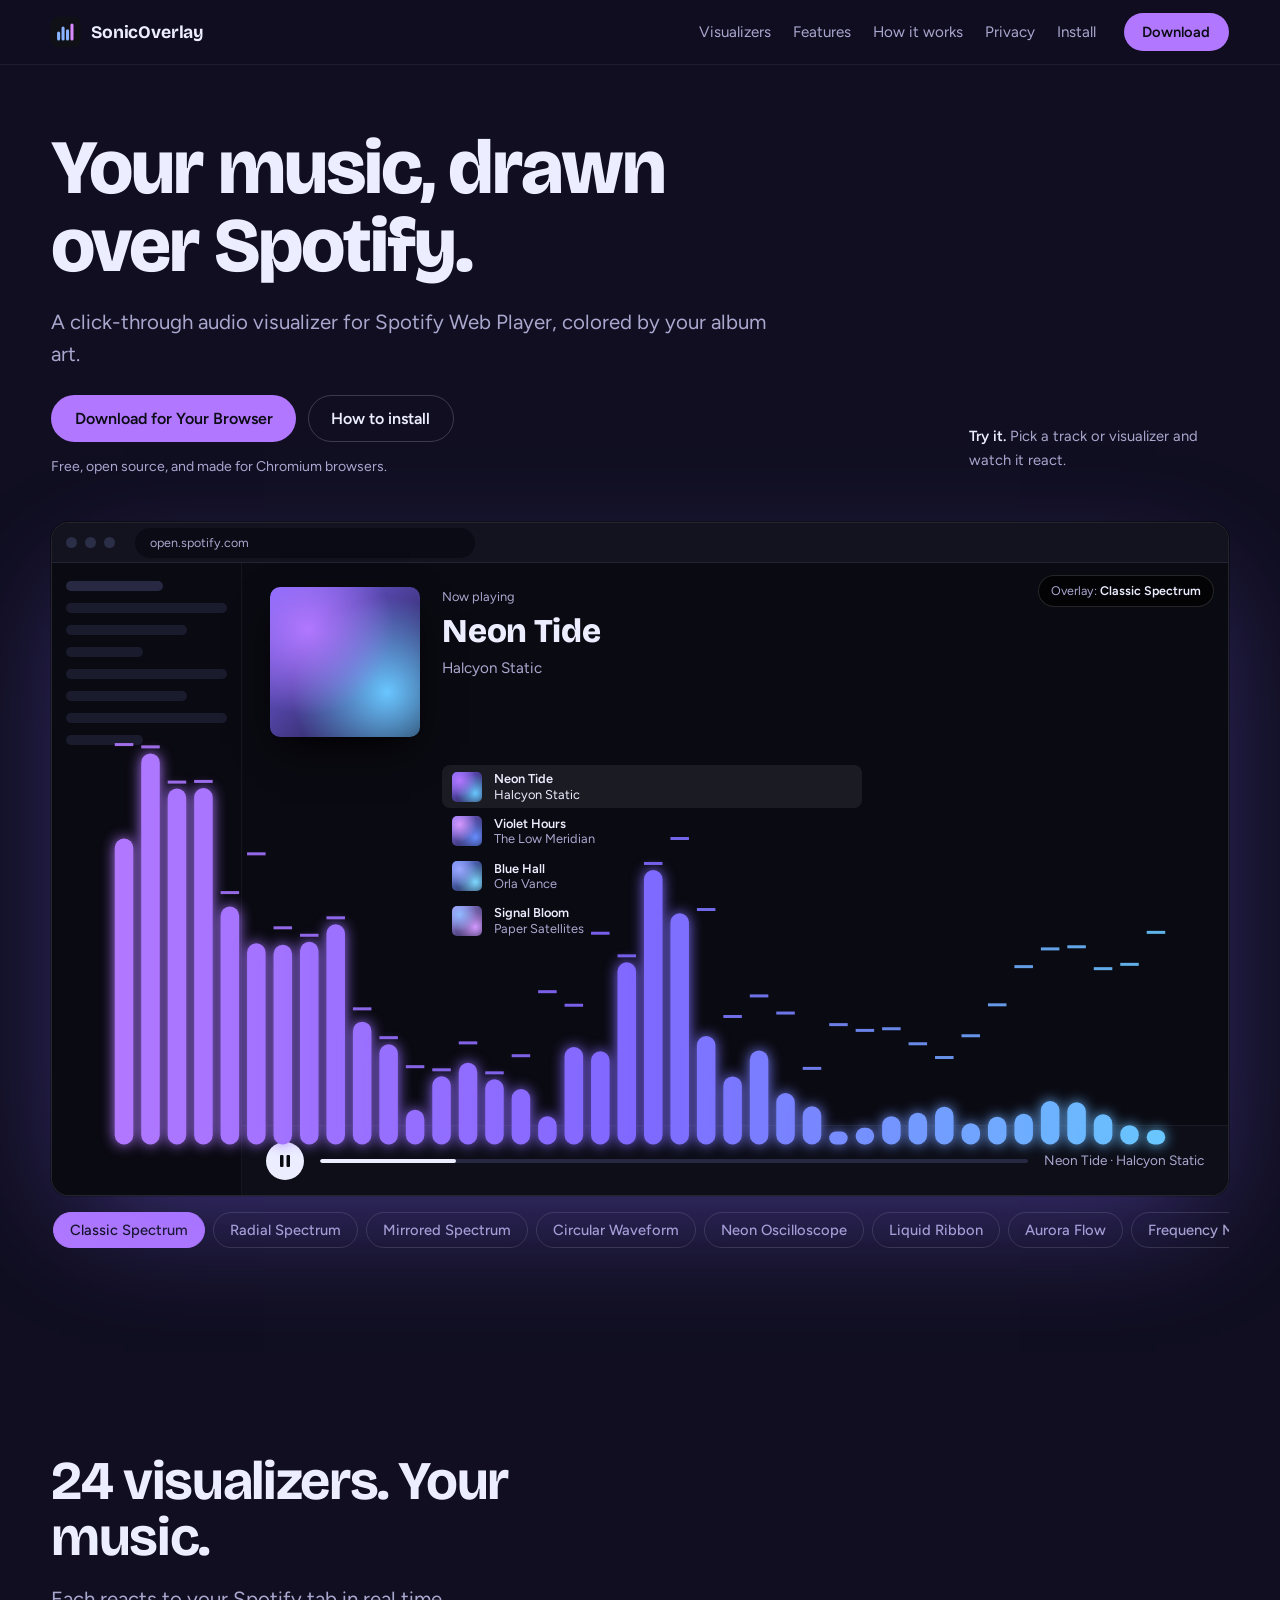
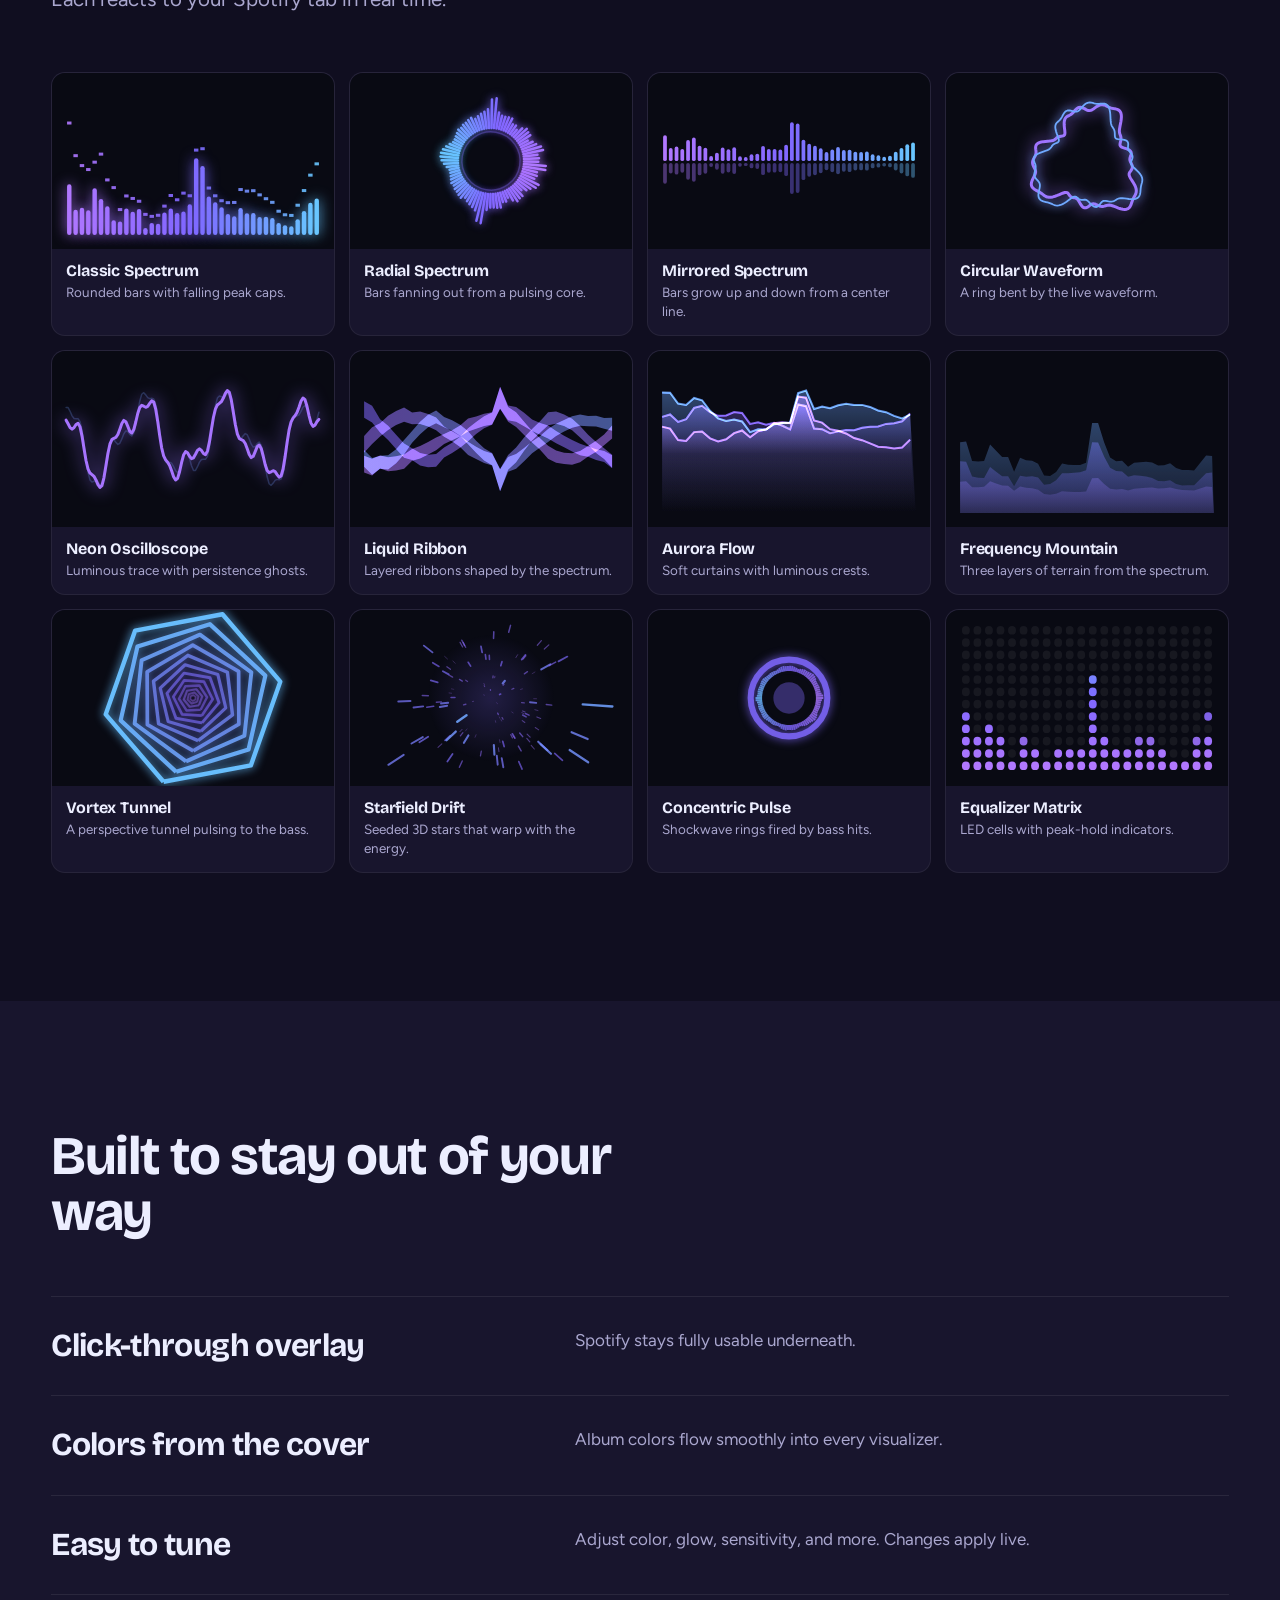
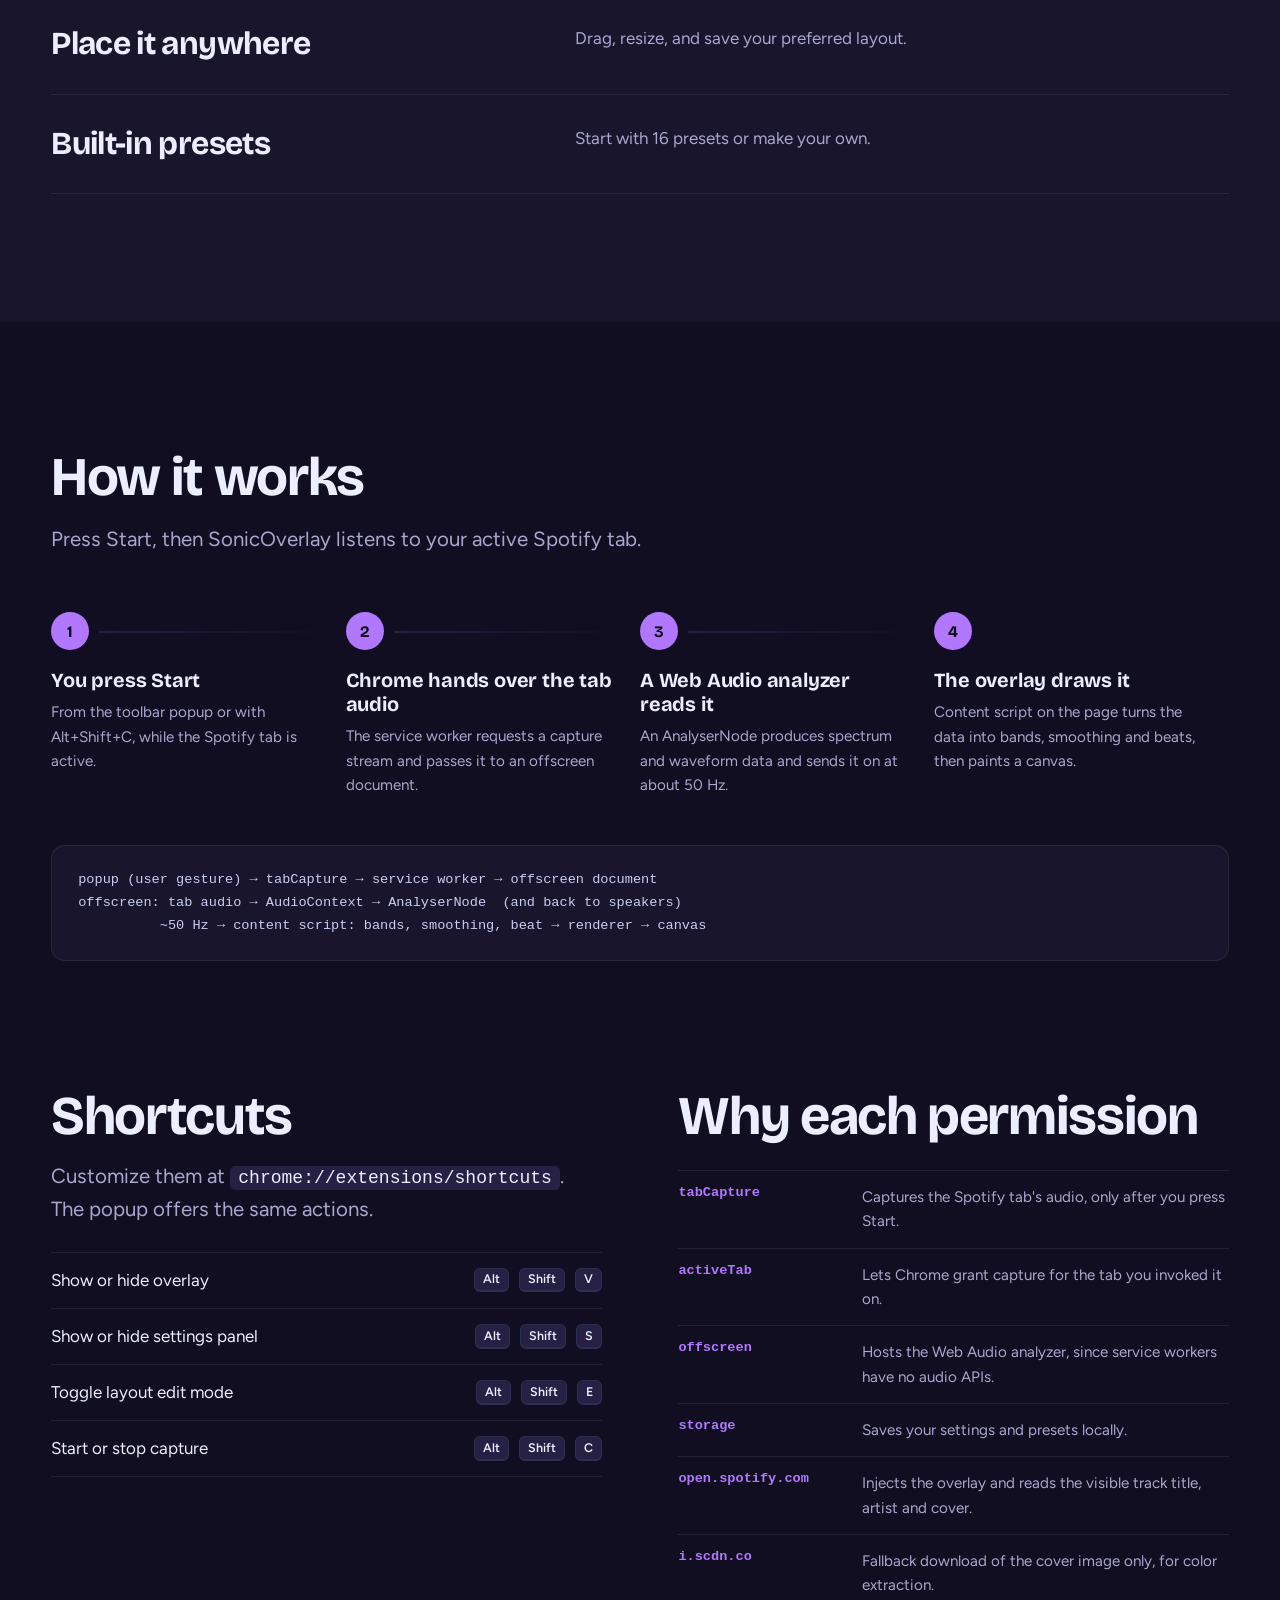
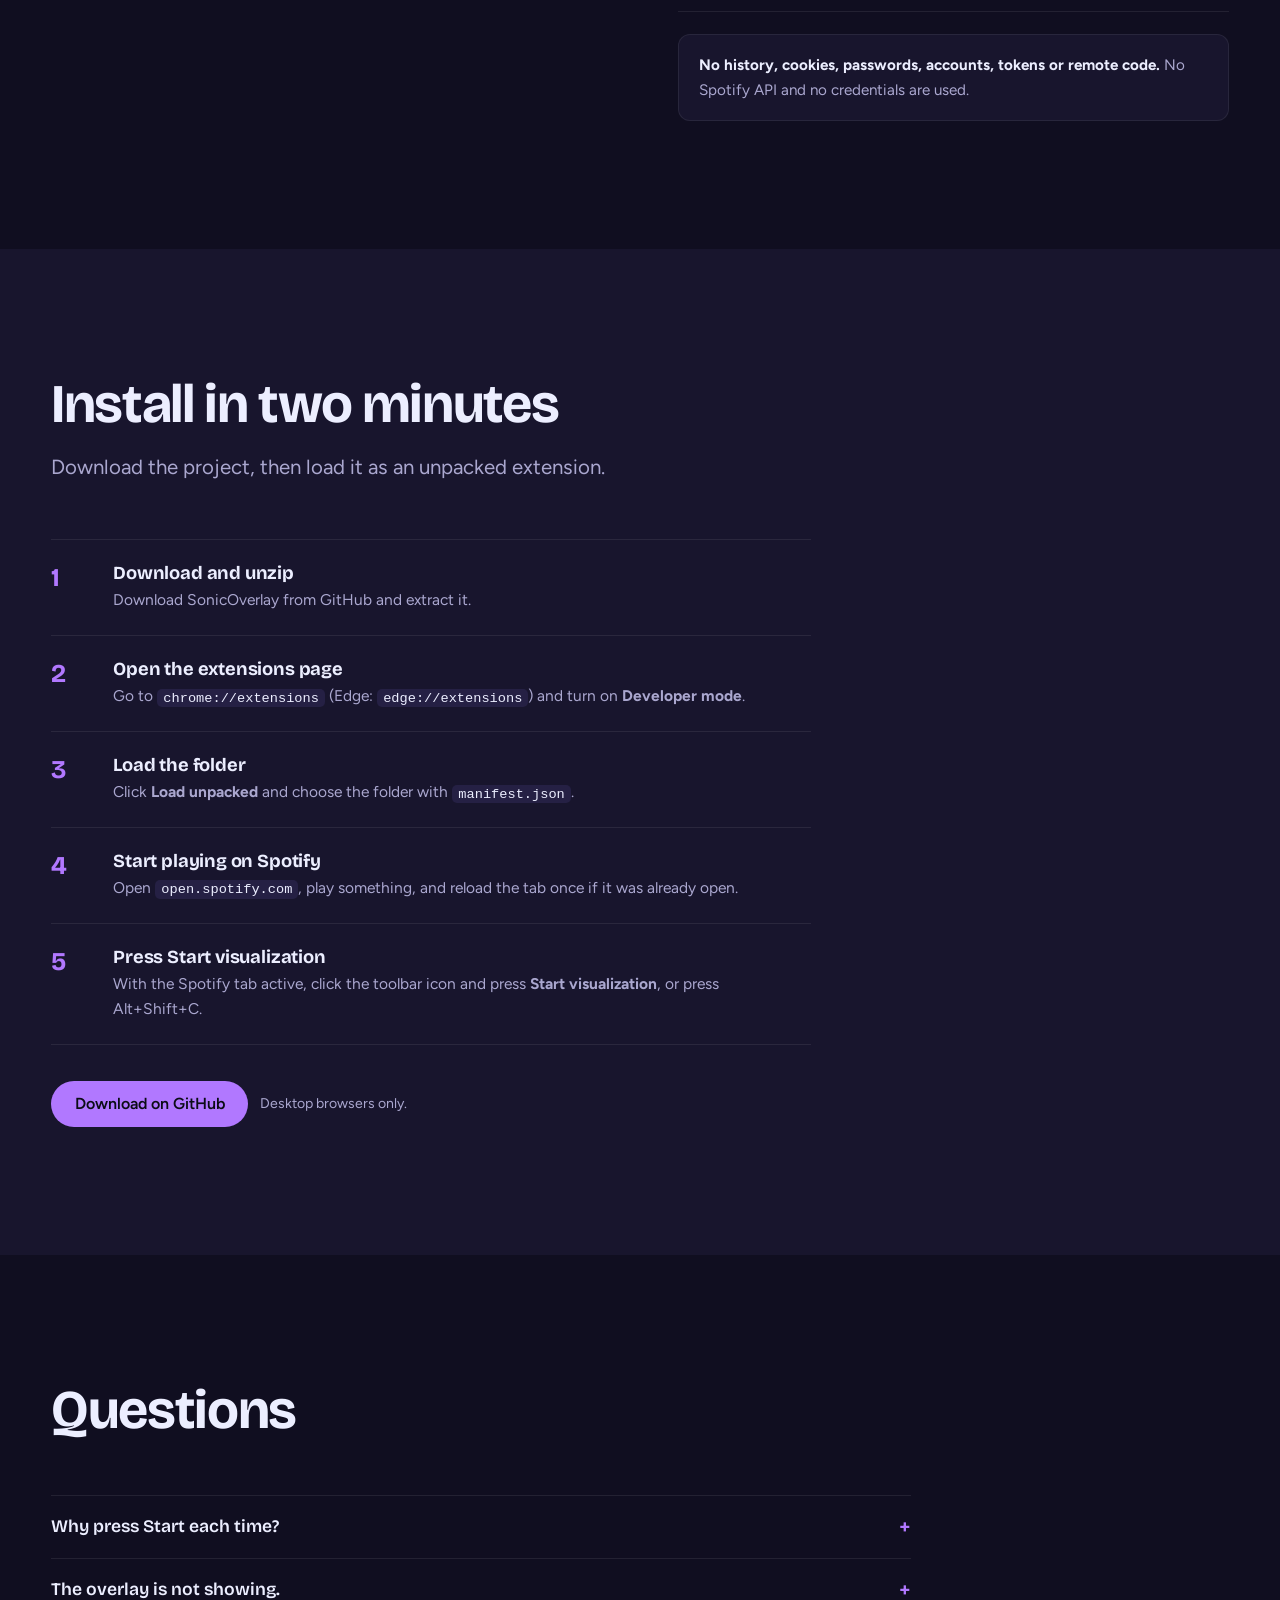
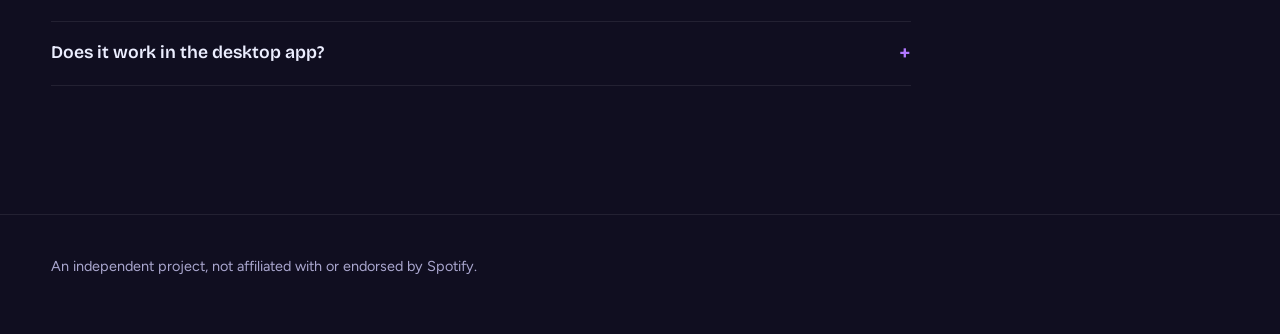
<file: index.html>
<!doctype html>
<html lang="en">
<head>
<meta charset="utf-8">
<meta name="viewport" content="width=device-width, initial-scale=1">
<title>SonicOverlay – Audio Visualizer Overlay for Spotify Web Player</title>
<meta name="description" content="SonicOverlay is a free, open-source Chrome extension with 24 real-time, click-through audio visualizers for Spotify Web Player, colored by album art.">
<meta name="keywords" content="Spotify visualizer, Spotify Web Player visualizer, audio visualizer Chrome extension, music visualizer, Spotify overlay, Chromium extension">
<meta name="author" content="SonicOverlay contributors">
<meta name="application-name" content="SonicOverlay">
<meta name="robots" content="index, follow, max-image-preview:large, max-snippet:-1, max-video-preview:-1">
<meta name="googlebot" content="index, follow, max-image-preview:large, max-snippet:-1, max-video-preview:-1">
<meta name="referrer" content="strict-origin-when-cross-origin">
<link rel="canonical" href="https://harshhhhal.github.io/SonicOverlay/">
<link rel="manifest" href="SonicOverlay/manifest.json">
<meta name="theme-color" content="#100e20">
<meta name="color-scheme" content="dark">
<meta property="og:type" content="website">
<meta property="og:site_name" content="SonicOverlay">
<meta property="og:url" content="https://harshhhhal.github.io/SonicOverlay/">
<meta property="og:title" content="SonicOverlay – Audio Visualizer Overlay for Spotify Web Player">
<meta property="og:description" content="24 real-time, click-through audio visualizers for Spotify Web Player, tinted by album art.">
<meta property="og:locale" content="en_US">
<meta name="twitter:card" content="summary">
<meta name="twitter:title" content="SonicOverlay – Audio Visualizer Overlay for Spotify Web Player">
<meta name="twitter:description" content="24 real-time, click-through audio visualizers for Spotify Web Player, tinted by album art.">
<link rel="icon" href="data:image/svg+xml,%3Csvg xmlns='http://www.w3.org/2000/svg' viewBox='0 0 128 128'%3E%3Crect width='128' height='128' rx='28' fill='%23101116'/%3E%3Cg fill='%238ab4ff'%3E%3Crect x='26' y='62' width='13' height='38' rx='6.5'/%3E%3Crect x='45' y='40' width='13' height='60' rx='6.5'/%3E%3Crect x='64' y='52' width='13' height='48' rx='6.5'/%3E%3Crect x='83' y='28' width='13' height='72' rx='6.5' fill='%23d98aff'/%3E%3C/g%3E%3C/svg%3E">
<link rel="preconnect" href="https://fonts.googleapis.com">
<link rel="preconnect" href="https://fonts.gstatic.com" crossorigin>
<link href="https://fonts.googleapis.com/css2?family=Bricolage+Grotesque:opsz,wght@12..96,500;12..96,700;12..96,800&family=Figtree:wght@400;500;600&display=swap" rel="stylesheet">
<script type="application/ld+json">
{
  "@context": "https://schema.org",
  "@graph": [
    {
      "@type": "SoftwareApplication",
      "name": "SonicOverlay",
      "applicationCategory": "BrowserApplication",
      "applicationSubCategory": "Audio visualizer browser extension",
      "operatingSystem": "Chrome, Edge, Brave, Vivaldi",
      "browserRequirements": "Requires a Chromium browser version 116 or later",
      "description": "A free, open-source browser extension that draws real-time, click-through audio visualizations over Spotify Web Player and colors them from album art.",
      "url": "https://harshhhhal.github.io/SonicOverlay/",
      "downloadUrl": "https://github.com/harshhhhal/SonicOverlay",
      "isAccessibleForFree": true,
      "offers": {
        "@type": "Offer",
        "price": "0",
        "priceCurrency": "USD"
      },
      "featureList": "24 audio-reactive visualizers, album-art color matching, click-through overlay, presets, keyboard shortcuts, local settings"
    },
    {
      "@type": "FAQPage",
      "mainEntity": [
        {
          "@type": "Question",
          "name": "Why press Start each time?",
          "acceptedAnswer": { "@type": "Answer", "text": "Chrome requires a click before it can capture tab audio." }
        },
        {
          "@type": "Question",
          "name": "The overlay is not showing.",
          "acceptedAnswer": { "@type": "Answer", "text": "Reload the Spotify tab after installation." }
        },
        {
          "@type": "Question",
          "name": "Does it work in the desktop app?",
          "acceptedAnswer": { "@type": "Answer", "text": "No. SonicOverlay is for Spotify Web Player on desktop Chromium browsers." }
        }
      ]
    }
  ]
}
</script>
<style>
:root{
  --ink:#100e20;       /* page */
  --ink-2:#18152d;     /* raised surface */
  --ink-3:#252044;     /* lines, controls */
  --text:#eceeff;
  --muted:#aaa7cf;
  --a1:#92baff; --a2:#ad91ff; --a3:#d29aff;   /* follow the selected album */
  --on-accent:#0b0c16;
  --display:'Bricolage Grotesque',system-ui,sans-serif;
  --body:'Figtree',system-ui,sans-serif;
  --gutter:clamp(18px,4vw,56px);
  --max:1240px;
}
*{box-sizing:border-box}
html{scroll-behavior:smooth;-webkit-text-size-adjust:100%}
body{margin:0;background:var(--ink);color:var(--text);font:400 17px/1.6 var(--body);-webkit-font-smoothing:antialiased}
img,canvas,svg{display:block;max-width:100%}
a{color:inherit}
:focus-visible{outline:2px solid var(--a1);outline-offset:3px;border-radius:6px}
.wrap{width:min(var(--max),100% - var(--gutter)*2);margin-inline:auto}
h1,h2,h3{font-family:var(--display);margin:0;line-height:1.02;letter-spacing:-.025em}
h1{font-size:clamp(2.6rem,6vw,5rem);font-weight:800;max-width:14ch}
h2{font-size:clamp(2rem,4.4vw,3.4rem);font-weight:700;max-width:18ch}
h3{font-size:1.25rem;font-weight:700;letter-spacing:-.01em;line-height:1.2}
p{margin:0}
.lede{font-size:clamp(1.05rem,1.6vw,1.3rem);color:var(--muted);max-width:56ch}
.kbd,kbd{font:600 .78rem/1 var(--body);background:var(--ink-3);border:1px solid #2c3050;border-bottom-width:2px;border-radius:6px;padding:.28rem .5rem;color:var(--text)}

/* nav */
.nav{position:sticky;top:0;z-index:20;background:color-mix(in srgb,var(--ink) 82%,transparent);backdrop-filter:blur(14px);-webkit-backdrop-filter:blur(14px);border-bottom:1px solid #ffffff10}
.nav .wrap{display:flex;align-items:center;gap:28px;height:64px}
.brand{display:flex;align-items:center;gap:10px;font:700 1.1rem var(--display);text-decoration:none;letter-spacing:-.01em}
.brand svg{width:30px;height:30px}
.nav nav{display:flex;gap:22px;margin-left:auto;font-size:.95rem}
.nav nav a{text-decoration:none;color:var(--muted);transition:color .15s}
.nav nav a:hover{color:var(--text)}
.btn{display:inline-flex;align-items:center;gap:10px;font:600 1rem var(--body);text-decoration:none;border-radius:999px;padding:.8rem 1.4rem;border:1px solid transparent;cursor:pointer;transition:transform .15s,background .3s,border-color .15s}
.btn-primary{background:var(--a1);color:var(--on-accent)}
.btn-primary:hover{transform:translateY(-2px)}
.btn-ghost{border-color:#ffffff30;color:var(--text);background:transparent}
.btn-ghost:hover{border-color:#ffffff80}
.nav .btn{padding:.55rem 1.1rem;font-size:.92rem}

/* hero */
.hero{padding:clamp(32px,5vw,64px) 0 clamp(36px,6vw,72px)}
.hero-top{display:grid;grid-template-columns:1fr auto;gap:40px;align-items:end}
.hero-top .lede{margin-top:20px}
.cta{display:flex;flex-wrap:wrap;gap:12px;margin-top:24px;align-items:center}
.fine{font-size:.88rem;color:var(--muted)}
.hero-aside{max-width:260px;font-size:.92rem;color:var(--muted);padding-bottom:6px}
.hero-aside b{color:var(--text);font-weight:600}

/* demo window */
.stage{margin-top:clamp(28px,4vw,44px)}
.win{position:relative;border-radius:18px;overflow:hidden;background:#0a0a12;border:1px solid #ffffff1c;box-shadow:0 40px 120px -30px color-mix(in srgb,var(--a2) 45%,transparent),0 0 0 1px #00000080;transition:box-shadow .6s}
.win-bar{display:flex;align-items:center;gap:8px;height:40px;padding:0 14px;background:#12131f;border-bottom:1px solid #ffffff12}
.win-bar i{width:11px;height:11px;border-radius:50%;background:#2b2e47}
.url{margin-left:12px;flex:1;max-width:340px;font-size:.78rem;color:var(--muted);background:#0a0b14;border-radius:999px;padding:.3rem .9rem}
.win-body{position:relative;display:grid;grid-template-columns:190px 1fr;grid-template-rows:1fr 70px;aspect-ratio:16/8.6;min-height:420px;background:#0a0a12}
.side{grid-row:1/3;padding:18px 14px;border-right:1px solid #ffffff0d;display:flex;flex-direction:column;gap:12px}
.side span{height:10px;border-radius:5px;background:#1a1c2e}
.side span:nth-child(1){width:60%;background:#262941}
.side span:nth-child(3n){width:75%}
.side span:nth-child(4n){width:48%}
.main{padding:24px 28px;display:grid;grid-template-columns:auto 1fr;gap:22px;align-content:start;min-width:0}
.cover{width:clamp(96px,13vw,150px);aspect-ratio:1;border-radius:10px;box-shadow:0 16px 40px -10px #000;transition:background .6s}
.now small{display:block;color:var(--muted);font-size:.8rem;margin-bottom:4px}
.now h3{font-size:clamp(1.3rem,2.6vw,2.2rem);font-weight:800}
.now p{color:var(--muted);margin-top:4px;font-size:.95rem}
.queue{grid-column:2;margin-top:6px;display:flex;flex-direction:column;gap:2px;max-width:420px}
.track{all:unset;box-sizing:border-box;display:flex;align-items:center;gap:12px;padding:6px 10px;border-radius:8px;cursor:pointer;color:var(--muted);font-size:.9rem}
.track:hover{background:#ffffff0a}
.track:focus-visible{outline:2px solid var(--a1)}
.track[aria-pressed=true]{background:#ffffff12;color:var(--text)}
.track .th{width:30px;height:30px;border-radius:5px;flex:none}
.track b{font-weight:600;color:var(--text);display:block;line-height:1.2}
.track span{font-size:.8rem;line-height:1.2}
.playbar{grid-column:2;display:flex;align-items:center;gap:16px;padding:0 24px;border-top:1px solid #ffffff0d;background:#0d0e18}
.pp{all:unset;box-sizing:border-box;width:38px;height:38px;border-radius:50%;background:var(--text);color:#0a0a12;display:grid;place-items:center;cursor:pointer;flex:none}
.pp:focus-visible{outline:2px solid var(--a1);outline-offset:3px}
.pp svg{width:16px;height:16px}
.bar{flex:1;height:4px;border-radius:2px;background:#262941;position:relative;overflow:hidden}
.bar i{position:absolute;inset:0 auto 0 0;width:0;background:var(--text);border-radius:2px}
.pb-title{font-size:.85rem;color:var(--muted);min-width:0;white-space:nowrap;overflow:hidden;text-overflow:ellipsis;max-width:34%}
#heroCanvas{position:absolute;inset:40px 0 0 0;width:100%;height:calc(100% - 40px);pointer-events:none}
.overlay-tag{position:absolute;right:14px;top:52px;font-size:.78rem;background:#000000a0;border:1px solid #ffffff22;border-radius:999px;padding:.3rem .75rem;color:var(--muted);pointer-events:none}
.overlay-tag b{color:var(--text);font-weight:600}

.picker{display:flex;gap:8px;overflow-x:auto;padding:16px 2px 6px;scrollbar-width:thin;scrollbar-color:var(--ink-3) transparent}
.chip{all:unset;box-sizing:border-box;flex:none;cursor:pointer;font:500 .92rem var(--body);padding:.5rem 1rem;border-radius:999px;border:1px solid #ffffff22;color:var(--muted);transition:background .15s,color .15s,border-color .15s}
.chip:hover{color:var(--text);border-color:#ffffff55}
.chip[aria-pressed=true]{background:var(--a1);border-color:var(--a1);color:var(--on-accent)}
.chip:focus-visible{outline:2px solid var(--a1);outline-offset:2px}
.demo-note{margin-top:10px;font-size:.86rem;color:var(--muted)}

/* sections */
section{padding:clamp(64px,10vw,128px) 0}
.sec-head{display:grid;gap:18px;margin-bottom:clamp(32px,5vw,56px)}
.tiles{display:grid;grid-template-columns:repeat(4,1fr);gap:14px}
.tile{background:var(--ink-2);border-radius:14px;overflow:hidden;border:1px solid #ffffff10}
.tile canvas{width:100%;aspect-ratio:16/10;background:#090a13}
.tile div{padding:12px 14px 14px}
.tile h3{font-size:1rem}
.tile p{font-size:.84rem;color:var(--muted);line-height:1.4;margin-top:3px}
.more{margin-top:28px;color:var(--muted);max-width:80ch}
.more b{color:var(--text);font-weight:600}

/* features */
.features{background:var(--ink-2)}
.feat{display:grid;grid-template-columns:minmax(0,5fr) minmax(0,7fr);gap:12px 56px;padding:30px 0;border-top:1px solid #ffffff14}
.feat:last-child{border-bottom:1px solid #ffffff14}
.feat h3{font-size:clamp(1.4rem,2.6vw,2rem);font-weight:700;letter-spacing:-.02em}
.feat p{color:var(--muted);max-width:60ch}
.feat p b{color:var(--text);font-weight:600}

/* how */
.flow{display:grid;grid-template-columns:repeat(4,1fr);gap:0;counter-reset:s;margin-top:8px}
.flow li{list-style:none;position:relative;padding:0 24px 0 0;counter-increment:s}
.flow li::before{content:counter(s);display:grid;place-items:center;width:38px;height:38px;border-radius:50%;background:var(--a1);color:var(--on-accent);font:700 1rem var(--display);margin-bottom:18px;transition:background .3s}
.flow li::after{content:"";position:absolute;top:19px;left:48px;right:10px;height:2px;background:linear-gradient(90deg,var(--ink-3),transparent)}
.flow li:last-child::after{display:none}
.flow h3{margin-bottom:8px}
.flow p{color:var(--muted);font-size:.95rem}
.flow{padding:0;margin-block:8px 0}
pre.arch{margin:48px 0 0;padding:22px 26px;background:var(--ink-2);border:1px solid #ffffff12;border-radius:14px;overflow-x:auto;font:500 .85rem/1.7 ui-monospace,SFMono-Regular,Menlo,Consolas,monospace;color:#c9cdf0}

/* shortcuts + privacy */
.two{display:grid;grid-template-columns:1fr 1fr;gap:clamp(32px,6vw,96px)}
.keys{display:grid;gap:0;margin-top:26px}
.keys div{display:flex;align-items:center;gap:10px;padding:14px 0;border-top:1px solid #ffffff14}
.keys div:last-child{border-bottom:1px solid #ffffff14}
.keys span{margin-right:auto}
.perm{margin:26px 0 0;padding:0;display:grid}
.perm li{list-style:none;display:grid;grid-template-columns:minmax(0,10.5rem) 1fr;gap:16px;padding:14px 0;border-top:1px solid #ffffff14;font-size:.95rem}
.perm li:last-child{border-bottom:1px solid #ffffff14}
.perm code{font:600 .85rem ui-monospace,Menlo,Consolas,monospace;color:var(--a1);word-break:break-all}
.perm span{color:var(--muted)}
.promise{margin-top:22px;padding:18px 20px;border-radius:12px;background:var(--ink-2);border:1px solid #ffffff12;color:var(--muted);font-size:.95rem}
.promise b{color:var(--text)}

/* install */
.install{background:var(--ink-2)}
.steps{margin:0;padding:0;counter-reset:i;display:grid;gap:0;max-width:760px}
.steps li{list-style:none;counter-increment:i;display:grid;grid-template-columns:44px 1fr;gap:18px;padding:22px 0;border-top:1px solid #ffffff14}
.steps li:last-child{border-bottom:1px solid #ffffff14}
.steps li::before{content:counter(i);font:700 1.6rem var(--display);color:var(--a1);transition:color .3s}
.steps h3{margin-bottom:4px;font-size:1.15rem}
.steps p{color:var(--muted);font-size:.97rem}
code.i{font:500 .88em ui-monospace,Menlo,Consolas,monospace;background:var(--ink-3);padding:.12em .45em;border-radius:5px;color:var(--text)}
.install .cta{margin-top:36px}

/* faq */
details{border-top:1px solid #ffffff14;padding:20px 0}
details:last-of-type{border-bottom:1px solid #ffffff14}
summary{cursor:pointer;font:600 1.1rem var(--display);list-style:none;display:flex;justify-content:space-between;gap:20px}
summary::-webkit-details-marker{display:none}
summary::after{content:"+";font-size:1.4rem;line-height:1;color:var(--a1);transition:transform .2s}
details[open] summary::after{transform:rotate(45deg)}
details p{color:var(--muted);margin-top:10px;max-width:64ch}
.faq{max-width:860px}

footer{padding:40px 0 56px;border-top:1px solid #ffffff14;color:var(--muted);font-size:.9rem}
footer .wrap{display:flex;flex-wrap:wrap;gap:12px 32px;justify-content:space-between}

@media (max-width:960px){
  .tiles{grid-template-columns:repeat(2,1fr)}
  .hero-top{grid-template-columns:1fr}
  .hero-aside{max-width:none}
  .flow{grid-template-columns:1fr 1fr;gap:34px 0}
  .flow li:nth-child(2)::after{display:none}
  .two{grid-template-columns:1fr}
  .feat{grid-template-columns:1fr}
}
@media (max-width:680px){
  .nav nav{display:none}
  .nav .btn{margin-left:auto}
  .win-body{grid-template-columns:1fr;aspect-ratio:auto;min-height:480px;grid-template-rows:1fr 64px}
  .side{display:none}
  .playbar{grid-column:1}
  .main{padding:18px;grid-template-columns:auto 1fr}
  .queue{grid-column:1/-1}
  .tiles{grid-template-columns:1fr 1fr;gap:10px}
  .tile div{padding:10px}
  .tile p{display:none}
  .flow{grid-template-columns:1fr}
  .flow li::after{display:none}
  .perm li{grid-template-columns:1fr;gap:2px}
  .overlay-tag{display:none}
  .pb-title{display:none}
}
@media (prefers-reduced-motion:reduce){html{scroll-behavior:auto}*{transition:none!important}}
</style>
</head>
<body>

<header class="nav">
  <div class="wrap">
    <a class="brand" href="#top" aria-label="SonicOverlay home">
      <svg viewBox="0 0 128 128" aria-hidden="true"><rect width="128" height="128" rx="28" fill="#101116"/><g fill="#8ab4ff"><rect x="26" y="62" width="13" height="38" rx="6.5"/><rect x="45" y="40" width="13" height="60" rx="6.5"/><rect x="64" y="52" width="13" height="48" rx="6.5"/><rect x="83" y="28" width="13" height="72" rx="6.5" fill="#d98aff"/></g></svg>
      SonicOverlay
    </a>
    <nav aria-label="Sections">
      <a href="#visualizers">Visualizers</a>
      <a href="#features">Features</a>
      <a href="#how">How it works</a>
      <a href="#privacy">Privacy</a>
      <a href="#install">Install</a>
    </nav>
    <a class="btn btn-primary" href="https://github.com/harshhhhal/SonicOverlay">Download</a>
  </div>
</header>

<main id="top">
<div class="hero">
  <div class="wrap">
    <div class="hero-top">
      <div>
        <h1>Your music, drawn over Spotify.</h1>
        <p class="lede">A click-through audio visualizer for Spotify Web Player, colored by your album art.</p>
        <div class="cta">
          <a class="btn btn-primary" href="https://github.com/harshhhhal/SonicOverlay">Download for Your Browser</a>
          <a class="btn btn-ghost" href="#install">How to install</a>
        </div>
        <p class="fine" style="margin-top:14px">Free, open source, and made for Chromium browsers.</p>
      </div>
      <p class="hero-aside"><b>Try it.</b> Pick a track or visualizer and watch it react.</p>
    </div>

    <div class="stage">
      <div class="win" id="win">
        <div class="win-bar"><i></i><i></i><i></i><span class="url">open.spotify.com</span></div>
        <div class="win-body">
          <div class="side" aria-hidden="true"><span></span><span></span><span></span><span></span><span></span><span></span><span></span><span></span></div>
          <div class="main">
            <div class="cover" id="cover" aria-hidden="true"></div>
            <div class="now"><small>Now playing</small><h3 id="nowTitle">Neon Tide</h3><p id="nowArtist">Halcyon Static</p></div>
            <div class="queue" id="queue" role="group" aria-label="Sample tracks"></div>
          </div>
          <div class="playbar">
            <button class="pp" id="pp" type="button" aria-label="Pause demo" aria-pressed="true"></button>
            <div class="bar" aria-hidden="true"><i id="prog"></i></div>
            <span class="pb-title" id="pbTitle"></span>
          </div>
        </div>
        <canvas id="heroCanvas" aria-label="Live demo of a SonicOverlay visualizer" role="img"></canvas>
        <div class="overlay-tag">Overlay: <b id="tagName">Classic Spectrum</b></div>
      </div>
      <div class="picker" id="picker" role="group" aria-label="Choose a visualizer"></div>
    </div>
  </div>
</div>

<section id="visualizers">
  <div class="wrap">
    <div class="sec-head">
      <h2>24 visualizers. Your music.</h2>
      <p class="lede">Each reacts to your Spotify tab in real time.</p>
    </div>
    <div class="tiles" id="tiles"></div>
  </div>
</section>

<section class="features" id="features">
  <div class="wrap">
    <div class="sec-head"><h2>Built to stay out of your way</h2></div>
    <div>
      <div class="feat"><h3>Click-through overlay</h3><p>Spotify stays fully usable underneath.</p></div>
      <div class="feat"><h3>Colors from the cover</h3><p>Album colors flow smoothly into every visualizer.</p></div>
      <div class="feat"><h3>Easy to tune</h3><p>Adjust color, glow, sensitivity, and more. Changes apply live.</p></div>
      <div class="feat"><h3>Place it anywhere</h3><p>Drag, resize, and save your preferred layout.</p></div>
      <div class="feat"><h3>Built-in presets</h3><p>Start with 16 presets or make your own.</p></div>
    </div>
  </div>
</section>

<section id="how">
  <div class="wrap">
    <div class="sec-head">
      <h2>How it works</h2>
      <p class="lede">Press Start, then SonicOverlay listens to your active Spotify tab.</p>
    </div>
    <ol class="flow">
      <li><h3>You press Start</h3><p>From the toolbar popup or with Alt+Shift+C, while the Spotify tab is active.</p></li>
      <li><h3>Chrome hands over the tab audio</h3><p>The service worker requests a capture stream and passes it to an offscreen document.</p></li>
      <li><h3>A Web Audio analyzer reads it</h3><p>An AnalyserNode produces spectrum and waveform data and sends it on at about 50 Hz.</p></li>
      <li><h3>The overlay draws it</h3><p>Content script on the page turns the data into bands, smoothing and beats, then paints a canvas.</p></li>
    </ol>
<pre class="arch" aria-label="Architecture">popup (user gesture) → tabCapture → service worker → offscreen document
offscreen: tab audio → AudioContext → AnalyserNode  (and back to speakers)
          ~50 Hz → content script: bands, smoothing, beat → renderer → canvas</pre>
  </div>
</section>

<section id="privacy" style="padding-top:0">
  <div class="wrap two">
    <div>
      <h2>Shortcuts</h2>
      <p class="lede" style="margin-top:16px">Customize them at <code class="i">chrome://extensions/shortcuts</code>. The popup offers the same actions.</p>
      <div class="keys">
        <div><span>Show or hide overlay</span><kbd>Alt</kbd><kbd>Shift</kbd><kbd>V</kbd></div>
        <div><span>Show or hide settings panel</span><kbd>Alt</kbd><kbd>Shift</kbd><kbd>S</kbd></div>
        <div><span>Toggle layout edit mode</span><kbd>Alt</kbd><kbd>Shift</kbd><kbd>E</kbd></div>
        <div><span>Start or stop capture</span><kbd>Alt</kbd><kbd>Shift</kbd><kbd>C</kbd></div>
      </div>
    </div>
    <div>
      <h2>Why each permission</h2>
      <ul class="perm">
        <li><code>tabCapture</code><span>Captures the Spotify tab's audio, only after you press Start.</span></li>
        <li><code>activeTab</code><span>Lets Chrome grant capture for the tab you invoked it on.</span></li>
        <li><code>offscreen</code><span>Hosts the Web Audio analyzer, since service workers have no audio APIs.</span></li>
        <li><code>storage</code><span>Saves your settings and presets locally.</span></li>
        <li><code>open.spotify.com</code><span>Injects the overlay and reads the visible track title, artist and cover.</span></li>
        <li><code>i.scdn.co</code><span>Fallback download of the cover image only, for color extraction.</span></li>
      </ul>
      <p class="promise"><b>No history, cookies, passwords, accounts, tokens or remote code.</b> No Spotify API and no credentials are used.</p>
    </div>
  </div>
</section>

<section class="install" id="install">
  <div class="wrap">
    <div class="sec-head"><h2>Install in two minutes</h2><p class="lede">Download the project, then load it as an unpacked extension.</p></div>
    <ol class="steps">
      <li><div><h3>Download and unzip</h3><p>Download SonicOverlay from GitHub and extract it.</p></div></li>
      <li><div><h3>Open the extensions page</h3><p>Go to <code class="i">chrome://extensions</code> (Edge: <code class="i">edge://extensions</code>) and turn on <b>Developer mode</b>.</p></div></li>
      <li><div><h3>Load the folder</h3><p>Click <b>Load unpacked</b> and choose the folder with <code class="i">manifest.json</code>.</p></div></li>
      <li><div><h3>Start playing on Spotify</h3><p>Open <code class="i">open.spotify.com</code>, play something, and reload the tab once if it was already open.</p></div></li>
      <li><div><h3>Press Start visualization</h3><p>With the Spotify tab active, click the toolbar icon and press <b>Start visualization</b>, or press Alt+Shift+C.</p></div></li>
    </ol>
    <div class="cta"><a class="btn btn-primary" href="https://github.com/harshhhhal/SonicOverlay">Download on GitHub</a><span class="fine">Desktop browsers only.</span></div>
  </div>
</section>

<section id="faq">
  <div class="wrap">
    <div class="sec-head"><h2>Questions</h2></div>
    <div class="faq">
      <details><summary>Why press Start each time?</summary><p>Chrome requires a click before it can capture tab audio.</p></details>
      <details><summary>The overlay is not showing.</summary><p>Reload the Spotify tab after installation.</p></details>
      <details><summary>Does it work in the desktop app?</summary><p>No. SonicOverlay is for Spotify Web Player on desktop Chromium browsers.</p></details>
    </div>
  </div>
</section>
</main>

<footer>
  <div class="wrap">
    <span>An independent project, not affiliated with or endorsed by Spotify.</span>
  </div>
</footer>

<script>
(() => {
'use strict';
const TAU = Math.PI * 2;
const $ = (s) => document.querySelector(s);
const clamp = (v, a, b) => Math.max(a, Math.min(b, v));
const reduced = matchMedia('(prefers-reduced-motion: reduce)').matches;

/* ---------- palettes (one per sample track) ---------- */
const TRACKS = [
  { title:'Neon Tide',    artist:'Halcyon Static',    c:['#b178ff','#8068ff','#69c6ff'] },
  { title:'Violet Hours', artist:'The Low Meridian',  c:['#d599ff','#8975ff','#668dff'] },
  { title:'Blue Hall',    artist:'Orla Vance',        c:['#9aa8ff','#6e8fff','#7ed8ff'] },
  { title:'Signal Bloom', artist:'Paper Satellites',  c:['#92baff','#ad91ff','#d29aff'] }
];
const hex = (h) => [1,3,5].map(i => parseInt(h.slice(i, i+2), 16));
const coverCss = (c) => `radial-gradient(circle at 25% 28%, ${c[0]}, transparent 55%), radial-gradient(circle at 78% 70%, ${c[2]}, transparent 60%), linear-gradient(135deg, ${c[1]}, #12132a)`;
const P = { cur: TRACKS[0].c.map(hex), tgt: TRACKS[0].c.map(hex), moving:false };
function col(p, a = 1) {
  const x = clamp(p, 0, 1) * 2, i = Math.min(1, x | 0), k = x - i, A = P.cur[i], B = P.cur[i+1];
  return `rgba(${(A[0]+(B[0]-A[0])*k)|0},${(A[1]+(B[1]-A[1])*k)|0},${(A[2]+(B[2]-A[2])*k)|0},${a})`;
}
function stepPalette() {
  if (!P.moving) return;
  let done = true;
  for (let i = 0; i < 3; i++) for (let j = 0; j < 3; j++) {
    const d = P.tgt[i][j] - P.cur[i][j];
    if (Math.abs(d) > .5) { P.cur[i][j] += d * .08; done = false; } else P.cur[i][j] = P.tgt[i][j];
  }
  const r = document.documentElement.style;
  r.setProperty('--a1', col(0)); r.setProperty('--a2', col(.5)); r.setProperty('--a3', col(1));
  if (done) P.moving = false;
}

/* ---------- simulated audio ---------- */
const AU = { spec:new Float32Array(64), wave:new Float32Array(256), bass:0, beat:0, energy:0, playing:true, level:0, t:0, lastBeat:-1, bpm:118 };
function stepAudio(dt) {
  AU.t += dt;
  AU.level += ((AU.playing ? 1 : 0) - AU.level) * Math.min(1, dt * (AU.playing ? 6 : 4));
  const t = AU.t, ph = (t * AU.bpm / 60) % 1, bi = Math.floor(t * AU.bpm / 60);
  const kick = Math.exp(-ph * 5.5), off = Math.exp(-Math.abs(ph - .5) * 14);
  AU.beat = AU.beat * .86; if (bi !== AU.lastBeat) { AU.lastBeat = bi; AU.beat = 1; }
  const mc = .5 + .32 * Math.sin(t * .37) + .12 * Math.sin(t * 1.3);
  for (let i = 0; i < 64; i++) {
    const x = i / 63;
    let v = kick * Math.max(0, 1 - x * 3.2) * .95;
    v += .34 * Math.exp(-x * 2.2) * (.6 + .4 * Math.sin(t * 2.1 + i * .7));
    v += .55 * Math.exp(-Math.pow((x - mc * .7) / .07, 2)) * (.65 + .35 * Math.sin(t * 5 + i));
    v += off * x * x * .75 * (.6 + .4 * Math.sin(i * 12.9 + t * 9));
    v += .08 * Math.sin(t * 7 + i * 1.7) * (1 - x);
    v = clamp(v, 0, 1) * AU.level;
    const s = AU.spec[i]; AU.spec[i] = v > s ? s + (v - s) * .65 : s + (v - s) * Math.min(1, dt * 7);
  }
  let e = 0; for (let i = 0; i < 64; i++) e += AU.spec[i]; AU.energy = e / 64;
  AU.bass = (AU.spec[0] + AU.spec[1] + AU.spec[2] + AU.spec[3]) / 4;
  const amp = (.22 + AU.energy * 1.1 + kick * .25) * AU.level;
  for (let i = 0; i < 256; i++) {
    const u = i / 256;
    AU.wave[i] = amp * (.62 * Math.sin(TAU * (3 * u) + t * 4) + .28 * Math.sin(TAU * (7 * u) - t * 7.3) + .12 * Math.sin(TAU * (17 * u) + t * 13));
  }
}
function bands(n) {
  const o = new Float32Array(n);
  for (let i = 0; i < n; i++) { const x = i / (n - 1) * 63, a = x | 0, b = Math.min(63, a + 1), k = x - a; o[i] = AU.spec[a] * (1 - k) + AU.spec[b] * k; }
  return o;
}
const rr = (g, x, y, w, h, r) => { g.beginPath(); g.roundRect(x, y, w, h, Math.min(r, w / 2, h / 2)); g.fill(); };
function rng(seed){ return () => { seed |= 0; seed = seed + 0x6D2B79F5 | 0; let t = Math.imul(seed ^ seed >>> 15, 1 | seed); t = t + Math.imul(t ^ t >>> 7, 61 | t) ^ t; return ((t ^ t >>> 14) >>> 0) / 4294967296; }; }

/* ---------- visualizers: each make() returns draw(g,w,h,t,dt) ---------- */
const VIZ = [
 { id:'classic', name:'Classic Spectrum', blurb:'Rounded bars with falling peak caps.', make(){ const pk=[]; return (g,w,h)=>{ const n=40,b=bands(n),gap=w/n*.3,bw=w/n-gap; g.shadowBlur=14;
     for(let i=0;i<n;i++){ const v=b[i],bh=Math.max(5,v*h*.9),x=i*(bw+gap)+gap/2,c=col(i/(n-1)); g.fillStyle=c; g.shadowColor=c; rr(g,x,h-bh,bw,bh,bw/2);
       pk[i]=Math.max(v,(pk[i]||0)-.005); g.shadowBlur=0; g.fillStyle=col(i/(n-1),.9); g.fillRect(x,h-pk[i]*h*.9-8,bw,3); g.shadowBlur=14; } g.shadowBlur=0; }; } },
 { id:'radial', name:'Radial Spectrum', blurb:'Bars fanning out from a pulsing core.', sq:true, make(){ return (g,w,h,t)=>{ const s=Math.min(w,h),n=84,b=bands(n/2),r0=s*.2*(1+AU.bass*.18);
     g.save(); g.translate(w/2,h/2); g.rotate(t*.12); g.lineCap='round'; g.lineWidth=Math.max(2,s*.016); g.shadowBlur=10;
     for(let i=0;i<n;i++){ const k=i<n/2?i:n-1-i, v=b[k], a=i/n*TAU, l=s*.04+v*s*.26, c=col(i/n<.5?i/n*2:(1-i/n)*2); g.strokeStyle=c; g.shadowColor=c; g.beginPath(); g.moveTo(Math.cos(a)*r0,Math.sin(a)*r0); g.lineTo(Math.cos(a)*(r0+l),Math.sin(a)*(r0+l)); g.stroke(); }
     g.shadowBlur=0; g.strokeStyle=col(.5,.35); g.lineWidth=1.5; g.beginPath(); g.arc(0,0,r0-s*.025,0,TAU); g.stroke(); g.restore(); }; } },
 { id:'mirror', name:'Mirrored Spectrum', blurb:'Bars grow up and down from a center line.', make(){ return (g,w,h)=>{ const n=44,b=bands(n),gap=w/n*.35,bw=w/n-gap,m=h/2;
     for(let i=0;i<n;i++){ const bh=Math.max(3,b[i]*h*.46),x=i*(bw+gap)+gap/2; g.fillStyle=col(i/(n-1)); rr(g,x,m-bh,bw,bh,bw/2); g.fillStyle=col(i/(n-1),.4); rr(g,x,m+2,bw,bh*.8,bw/2); } }; } },
 { id:'wave', name:'Circular Waveform', blurb:'A ring bent by the live waveform.', sq:true, make(){ return (g,w,h,t)=>{ const s=Math.min(w,h),R=s*.3*(1+AU.bass*.1);
     g.save(); g.translate(w/2,h/2); g.lineJoin='round';
     [[0,col(.15),3,16],[10,col(.85),1.8,8]].forEach(([off,c,lw,sb])=>{ g.beginPath(); for(let i=0;i<=256;i++){ const j=(i+off)%256,a=i/256*TAU,r=R+AU.wave[j]*s*.22; const x=Math.cos(a)*r,y=Math.sin(a)*r; i?g.lineTo(x,y):g.moveTo(x,y); } g.closePath(); g.strokeStyle=c; g.lineWidth=lw; g.shadowColor=c; g.shadowBlur=sb; g.stroke(); });
     g.restore(); }; } },
 { id:'scope', name:'Neon Oscilloscope', blurb:'Luminous trace with persistence ghosts.', make(){ const ghosts=[],frames=[]; return (g,w,h)=>{
     frames.unshift(Float32Array.from(AU.wave)); if(frames.length>7) frames.pop();
     g.lineJoin='round'; g.lineCap='round';
     for(let f=frames.length-1;f>=0;f--){ const wv=frames[f]; g.beginPath(); for(let i=0;i<256;i+=2){ const x=i/255*w,y=h/2+wv[i]*h*.8; i?g.lineTo(x,y):g.moveTo(x,y); }
       g.strokeStyle=col(f%2?.8:.1,f===0?1:.5/(f+1)); g.lineWidth=f===0?3:1.5; g.shadowColor=col(.3); g.shadowBlur=f===0?18:0; g.stroke(); } g.shadowBlur=0; }; } },
 { id:'ribbon', name:'Liquid Ribbon', blurb:'Layered ribbons shaped by the spectrum.', make(){ return (g,w,h,t)=>{ const b=bands(24); g.globalCompositeOperation='lighter';
     for(let L=0;L<4;L++){ const top=[],bot=[]; for(let x=0;x<=w;x+=8){ const u=x/w,bv=b[Math.min(23,(u*23)|0)],ph=u*TAU*(1.1+L*.35)+t*(.7+L*.22)+L*1.7;
         const cy=h/2+Math.sin(ph)*h*(.1+bv*.28),th=h*(.03+bv*.07); top.push([x,cy-th]); bot.push([x,cy+th]); }
       g.beginPath(); top.forEach((p,i)=>i?g.lineTo(p[0],p[1]):g.moveTo(p[0],p[1])); for(let i=bot.length-1;i>=0;i--) g.lineTo(bot[i][0],bot[i][1]); g.closePath();
       const gr=g.createLinearGradient(0,0,w,0); gr.addColorStop(0,col(L/4,.55)); gr.addColorStop(1,col((L/4+.5)%1,.55)); g.fillStyle=gr; g.fill(); }
     g.globalCompositeOperation='source-over'; }; } },
 { id:'aurora', name:'Aurora Flow', blurb:'Soft curtains with luminous crests.', make(){ return (g,w,h,t)=>{ const b=bands(20); g.globalCompositeOperation='lighter';
     for(let L=0;L<3;L++){ const pts=[]; for(let x=0;x<=w;x+=8){ const u=x/w,bv=b[Math.min(19,(u*19)|0)]; pts.push([x,h*(.52-L*.06)+Math.sin(u*TAU*1.3+t*.45+L*2)*h*.07-bv*h*.38]); }
       g.beginPath(); pts.forEach((p,i)=>i?g.lineTo(p[0],p[1]):g.moveTo(p[0],p[1])); g.lineTo(w,h); g.lineTo(0,h); g.closePath();
       const gr=g.createLinearGradient(0,0,0,h); gr.addColorStop(0,col(L/2.4,.55)); gr.addColorStop(.6,col(L/2.4,.08)); gr.addColorStop(1,col(L/2.4,0)); g.fillStyle=gr; g.fill();
       g.beginPath(); pts.forEach((p,i)=>i?g.lineTo(p[0],p[1]):g.moveTo(p[0],p[1])); g.strokeStyle=col(L/2.4,.9); g.lineWidth=2; g.stroke(); }
     g.globalCompositeOperation='source-over'; }; } },
 { id:'mountain', name:'Frequency Mountain', blurb:'Three layers of terrain from the spectrum.', make(){ return (g,w,h,t)=>{ const b=bands(32);
     for(let L=0;L<3;L++){ g.beginPath(); g.moveTo(0,h); for(let x=0;x<=w;x+=6){ const u=x/w,bv=b[Math.min(31,(u*31)|0)]; const y=h-(h*.12+L*h*.05)-bv*h*(.28+L*.2)*(L===0?.8:1)-Math.sin(u*9+L*3+t*.2)*h*.02; g.lineTo(x,y); }
       g.lineTo(w,h); g.closePath(); const gr=g.createLinearGradient(0,h*.2,0,h); gr.addColorStop(0,col(.15+L*.35,.85-L*.2)); gr.addColorStop(1,col(.15+L*.35,.1)); g.fillStyle=gr; g.fill(); } }; } },
 { id:'vortex', name:'Vortex Tunnel', blurb:'A perspective tunnel pulsing to the bass.', sq:true, make(){ let z0=0,last=0; return (g,w,h,t)=>{ const s=Math.min(w,h),dt=Math.max(0,t-last); last=t; z0+=Math.min(.05,dt)*(.25+AU.bass*.9);
     g.save(); g.translate(w/2,h/2); g.lineJoin='round'; const N=14;
     for(let k=N-1;k>=0;k--){ const z=((k+z0*N)%N)/N, r=Math.pow(z,2.1)*s*.58*(1+AU.beat*.06); if(r<2) continue; const rot=t*.25+z*1.6; g.beginPath();
       for(let i=0;i<=6;i++){ const a=rot+i/6*TAU; i?g.lineTo(Math.cos(a)*r,Math.sin(a)*r):g.moveTo(Math.cos(a)*r,Math.sin(a)*r); } g.strokeStyle=col(z,.15+z*.85); g.lineWidth=1+z*3.5; g.shadowColor=col(z); g.shadowBlur=z*10; g.stroke(); }
     g.restore(); }; } },
 { id:'stars', name:'Starfield Drift', blurb:'Seeded 3D stars that warp with the energy.', make(){ const R=rng(7),st=Array.from({length:150},()=>({x:R()*2-1,y:R()*2-1,z:R()*.95+.05})); let last=0; return (g,w,h,t)=>{ const dt=Math.min(.05,Math.max(0,t-last)); last=t; const sp=dt*(.12+AU.energy*1.3+AU.beat*.2),sc=Math.max(w,h)*.5;
     const gr=g.createRadialGradient(w/2,h/2,0,w/2,h/2,sc*.5); gr.addColorStop(0,col(.5,.1+AU.bass*.45)); gr.addColorStop(1,col(.5,0)); g.fillStyle=gr; g.fillRect(0,0,w,h); g.lineCap='round';
     for(const p of st){ const pz=p.z; p.z-=sp; if(p.z<.03){ p.x=R()*2-1; p.y=R()*2-1; p.z=1; continue; }
       const x=w/2+p.x/p.z*sc*.35,y=h/2+p.y/p.z*sc*.35,px=w/2+p.x/(p.z+sp*3)*sc*.35,py=h/2+p.y/(p.z+sp*3)*sc*.35; if(x<0||x>w||y<0||y>h) { p.z=.02; continue; }
       g.strokeStyle=col(1-p.z,.3+(1-p.z)*.7); g.lineWidth=.6+(1-p.z)*2.2; g.beginPath(); g.moveTo(px,py); g.lineTo(x,y); g.stroke(); } }; } },
 { id:'pulse', name:'Concentric Pulse', blurb:'Shockwave rings fired by bass hits.', sq:true, make(){ const rings=[]; let lastB=-1,last=0; return (g,w,h,t)=>{ const s=Math.min(w,h),dt=Math.min(.05,Math.max(0,t-last)); last=t;
     if(AU.lastBeat!==lastB){ lastB=AU.lastBeat; if(AU.level>.3) rings.push({r:0,a:1}); }
     g.save(); g.translate(w/2,h/2); const b=bands(90);
     g.lineWidth=2; for(let i=0;i<90;i++){ const a=i/90*TAU,r0=s*.17,l=s*.02+b[i%45===i?i:89-i]*s*.07; g.strokeStyle=col(i/90<.5?i/45:2-i/45,.8); g.beginPath(); g.moveTo(Math.cos(a)*r0,Math.sin(a)*r0); g.lineTo(Math.cos(a)*(r0+l),Math.sin(a)*(r0+l)); g.stroke(); }
     for(let i=rings.length-1;i>=0;i--){ const q=rings[i]; q.r+=dt*s*.42; q.a=Math.exp(-q.r/(s*.22)); if(q.a<.03){ rings.splice(i,1); continue; } g.strokeStyle=col(.5-q.r/s*.5+.5*(q.r/s),q.a); g.lineWidth=2+q.a*5; g.shadowColor=col(.5); g.shadowBlur=10; g.beginPath(); g.arc(0,0,s*.2+q.r,0,TAU); g.stroke(); }
     g.shadowBlur=0; g.fillStyle=col(.5,.25+AU.bass*.5); g.beginPath(); g.arc(0,0,s*.09*(1+AU.bass*.4),0,TAU); g.fill(); g.restore(); }; } },
 { id:'matrix', name:'Equalizer Matrix', blurb:'LED cells with peak-hold indicators.', make(){ const pk=[]; return (g,w,h)=>{ const C=22,Rw=12,b=bands(C),cw=w/C,ch=h/Rw,pad=Math.min(cw,ch)*.16;
     for(let i=0;i<C;i++){ const lit=Math.round(b[i]*Rw); pk[i]=Math.max(lit,(pk[i]||0)-.06);
       for(let j=0;j<Rw;j++){ const on=j<lit,pkc=Math.round(pk[i])-1===j,y=h-(j+1)*ch; g.fillStyle=on||pkc?col(j/(Rw-1),pkc&&!on?.9:1):'rgba(255,255,255,.06)'; rr(g,i*cw+pad,y+pad,cw-pad*2,ch-pad*2,4); } } }; } }
];

/* ---------- canvas plumbing ---------- */
const DPR = Math.min(2, devicePixelRatio || 1);
function fit(cv) {
  const r = cv.getBoundingClientRect(); const w = Math.max(1, Math.round(r.width)), h = Math.max(1, Math.round(r.height));
  if (cv._w !== w || cv._h !== h) { cv.width = Math.round(w * DPR); cv.height = Math.round(h * DPR); cv._w = w; cv._h = h; }
}
function paint(cv, draw, wide, frameT, forceSq) {
  fit(cv); const g = cv.getContext('2d'), W = cv._w, H = cv._h;
  g.setTransform(DPR, 0, 0, DPR, 0, 0); g.clearRect(0, 0, W, H);
  let x, y, w, h;
  if (forceSq) { const s = Math.min(W * .9, H * .9); w = h = s; x = (W - s) / 2; y = (H - s) / 2; }
  else if (wide) { x = W * .05; w = W * .9; y = H * .08; h = H * .84; }
  g.save(); g.translate(x, y); g.beginPath(); g.rect(-20, -20, w + 40, h + 40); g.clip(); draw(g, w, h, frameT); g.restore();
}

/* ---------- hero wiring ---------- */
const hero = $('#heroCanvas');
let heroViz = VIZ[0], heroDraw = heroViz.make();
const picker = $('#picker');
VIZ.forEach((v, i) => {
  const b = document.createElement('button'); b.type = 'button'; b.className = 'chip'; b.textContent = v.name; b.setAttribute('aria-pressed', i === 0);
  b.onclick = () => { heroViz = v; heroDraw = v.make(); $('#tagName').textContent = v.name; [...picker.children].forEach(c => c.setAttribute('aria-pressed', c === b)); };
  picker.appendChild(b);
});
const queue = $('#queue');
function pickTrack(i, btn) {
  const T = TRACKS[i]; P.tgt = T.c.map(hex); P.moving = true;
  $('#cover').style.background = coverCss(T.c); $('#nowTitle').textContent = T.title; $('#nowArtist').textContent = T.artist; $('#pbTitle').textContent = T.title + ' · ' + T.artist;
  [...queue.children].forEach(c => c.setAttribute('aria-pressed', c === btn));
}
TRACKS.forEach((T, i) => {
  const b = document.createElement('button'); b.type = 'button'; b.className = 'track'; b.setAttribute('aria-pressed', i === 0);
  b.innerHTML = `<span class="th" style="background:${coverCss(T.c)}"></span><span><b>${T.title}</b><span>${T.artist}</span></span>`;
  b.onclick = () => pickTrack(i, b); queue.appendChild(b);
});
pickTrack(0, queue.children[0]);

const pp = $('#pp');
const ICON_PAUSE = '<svg viewBox="0 0 16 16" fill="currentColor"><rect x="3" y="2" width="3.5" height="12" rx="1"/><rect x="9.5" y="2" width="3.5" height="12" rx="1"/></svg>';
const ICON_PLAY = '<svg viewBox="0 0 16 16" fill="currentColor"><path d="M4 2.5v11a.7.7 0 0 0 1.05.6l9-5.5a.7.7 0 0 0 0-1.2l-9-5.5A.7.7 0 0 0 4 2.5z"/></svg>';
function setPlaying(on) { AU.playing = on; pp.innerHTML = on ? ICON_PAUSE : ICON_PLAY; pp.setAttribute('aria-pressed', on); pp.setAttribute('aria-label', on ? 'Pause demo' : 'Play demo'); }
pp.onclick = () => setPlaying(!AU.playing);
setPlaying(!reduced);

/* ---------- gallery tiles ---------- */
const tiles = $('#tiles'), tileList = [];
VIZ.forEach(v => {
  const el = document.createElement('div'); el.className = 'tile';
  el.innerHTML = `<canvas aria-hidden="true"></canvas><div><h3>${v.name}</h3><p>${v.blurb}</p></div>`; tiles.appendChild(el);
  tileList.push({ v, cv: el.querySelector('canvas'), draw: v.make(), vis: false });
});
const io = new IntersectionObserver(es => es.forEach(e => { const t = tileList.find(t => t.cv === e.target.querySelector('canvas')); if (t) t.vis = e.isIntersecting; }), { rootMargin: '80px' });
[...tiles.children].forEach(el => io.observe(el));
let heroVis = true; new IntersectionObserver(es => heroVis = es[0].isIntersecting).observe($('#win'));

/* ---------- main loop ---------- */
let last = performance.now(), prog = 0;
function frame(now) {
  const dt = Math.min(.05, (now - last) / 1000); last = now;
  stepPalette(); if (!(reduced && !AU.playing)) stepAudio(dt);
  if (AU.playing) { prog = (prog + dt / 210) % 1; $('#prog').style.width = (prog * 100 + 18) % 100 + '%'; }
  if (heroVis) paint(hero, heroDraw, true, AU.t, heroViz.sq);
  for (const t of tileList) if (t.vis) paint(t.cv, t.draw, true, AU.t, t.v.sq);
  requestAnimationFrame(frame);
}
requestAnimationFrame(frame);
if (reduced) { AU.level = 1; for (let i = 0; i < 40; i++) stepAudio(.05); }
})();
</script>
</body>
</html>
</file>
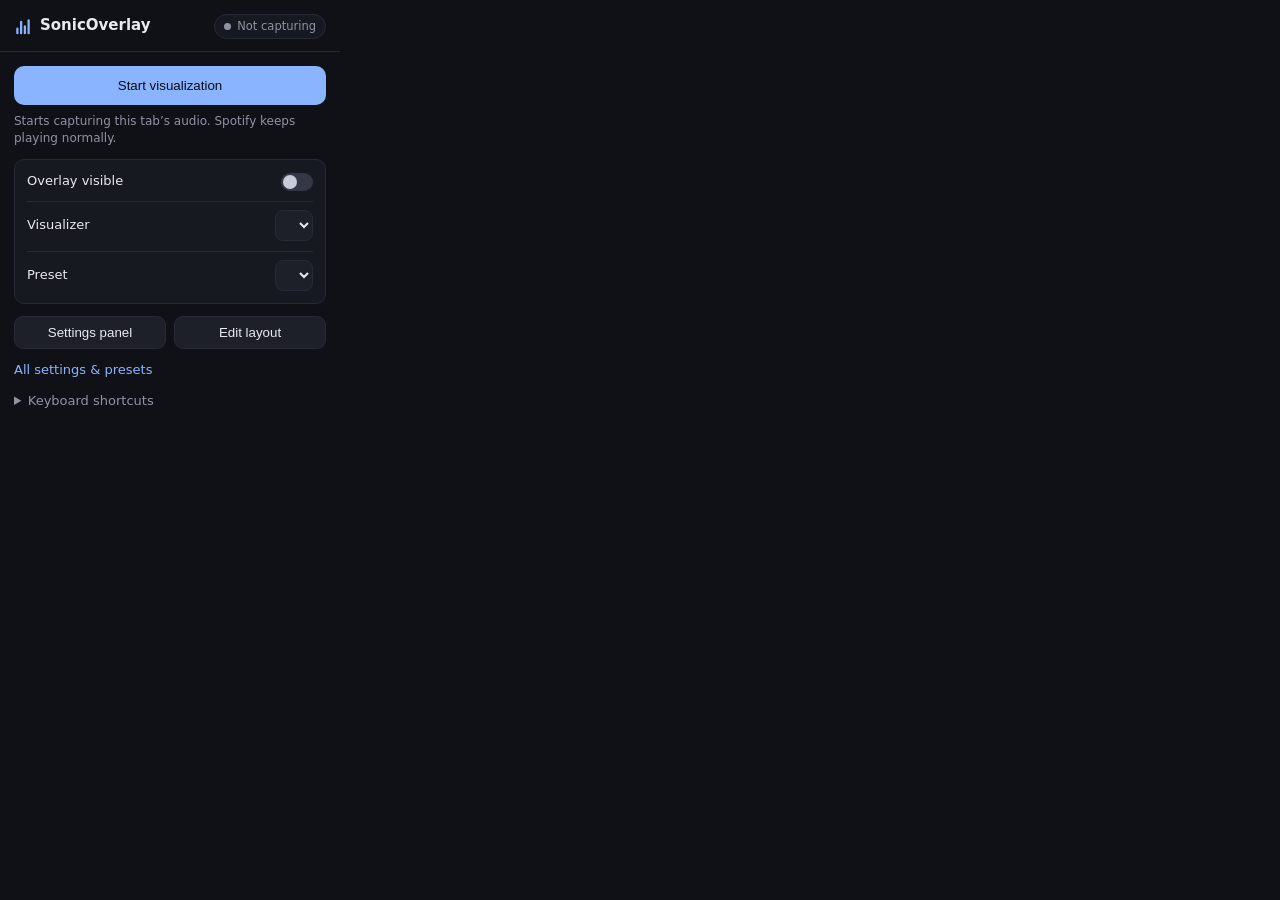
<file: SonicOverlay/popup/popup.html>
<!doctype html>
<html lang="en">
<head><meta charset="utf-8"><title>SonicOverlay</title><meta name="viewport" content="width=device-width"><link rel="stylesheet" href="popup.css"></head>
<body>
  <header>
    <span class="logo" id="logo"></span><h1>SonicOverlay</h1>
    <span class="pill" id="pill" data-state="idle"><i></i><span id="pillText">Not capturing</span></span>
  </header>
  <main>
    <div class="notice" id="notice" hidden>
      <p>Open Spotify Web Player in this tab to use SonicOverlay.</p>
      <button type="button" class="btn" id="openSpotify">Open open.spotify.com</button>
    </div>
    <button type="button" class="primary" id="capture">Start visualization</button>
    <p class="hint" id="hint">Starts capturing this tab&rsquo;s audio. Spotify keeps playing normally.</p>
    <div class="error" id="error" hidden role="alert"><strong id="errTitle"></strong><p id="errHint"></p></div>

    <div class="group">
      <label class="row"><span>Overlay visible</span><input type="checkbox" id="enabled" role="switch"><span class="sw" aria-hidden="true"></span></label>
      <label class="row"><span>Visualizer</span><select id="viz"></select></label>
      <label class="row"><span>Preset</span><select id="preset"></select></label>
    </div>
    <div class="btns">
      <button type="button" class="btn" id="panelBtn">Settings panel</button>
      <button type="button" class="btn" id="editBtn">Edit layout</button>
    </div>
    <button type="button" class="link" id="moreBtn">All settings &amp; presets</button>

    <details class="keys">
      <summary>Keyboard shortcuts</summary>
      <ul>
        <li><span>Show / hide overlay</span><kbd>Alt</kbd><kbd>Shift</kbd><kbd>V</kbd></li>
        <li><span>Show / hide settings panel</span><kbd>Alt</kbd><kbd>Shift</kbd><kbd>S</kbd></li>
        <li><span>Toggle edit mode</span><kbd>Alt</kbd><kbd>Shift</kbd><kbd>E</kbd></li>
        <li><span>Start / stop capture</span><kbd>Alt</kbd><kbd>Shift</kbd><kbd>C</kbd></li>
      </ul>
      <button type="button" class="link" id="shortcutsBtn">Customize shortcuts</button>
    </details>
  </main>
  <script src="../utils/message-types.js"></script>
  <script src="../utils/validation.js"></script>
  <script src="../utils/dom-utils.js"></script>
  <script src="../storage/settings-store.js"></script>
  <script src="../storage/preset-store.js"></script>
  <script src="popup.js"></script>
</body>
</html>
</file>
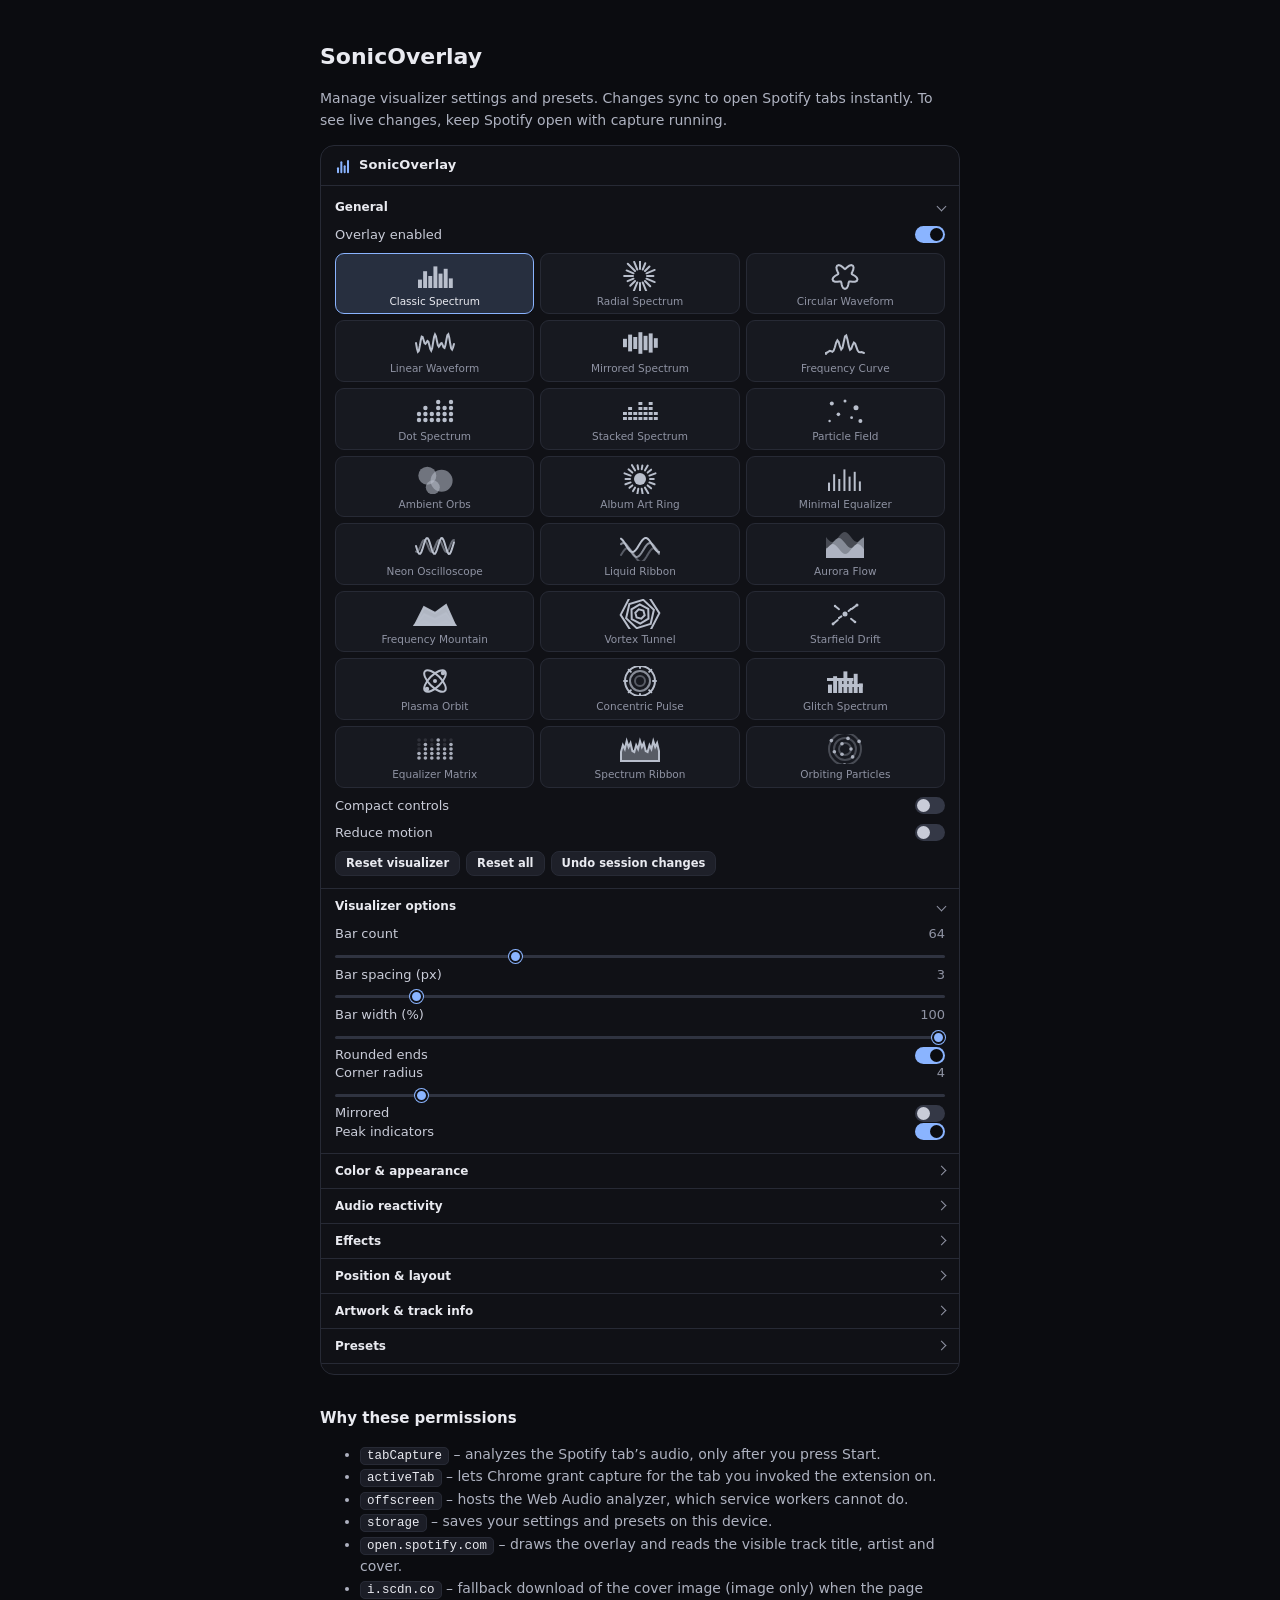
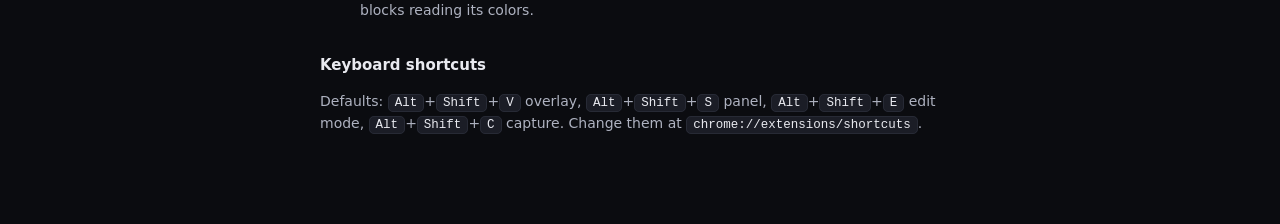
<file: SonicOverlay/settings/settings.html>
<!doctype html>
<html lang="en">
<head><meta charset="utf-8"><title>SonicOverlay settings</title><link rel="stylesheet" href="settings.css"></head>
<body id="so-options">
<main>
  <h1>SonicOverlay</h1>
  <p>Manage visualizer settings and presets. Changes sync to open Spotify tabs instantly. To see live changes, keep Spotify open with capture running.</p>
  <div id="panel-root"></div>
  <h2>Why these permissions</h2>
  <ul>
    <li><code>tabCapture</code> &ndash; analyzes the Spotify tab&rsquo;s audio, only after you press Start.</li>
    <li><code>activeTab</code> &ndash; lets Chrome grant capture for the tab you invoked the extension on.</li>
    <li><code>offscreen</code> &ndash; hosts the Web Audio analyzer, which service workers cannot do.</li>
    <li><code>storage</code> &ndash; saves your settings and presets on this device.</li>
    <li><code>open.spotify.com</code> &ndash; draws the overlay and reads the visible track title, artist and cover.</li>
    <li><code>i.scdn.co</code> &ndash; fallback download of the cover image (image only) when the page blocks reading its colors.</li>
  </ul>
  <h2>Keyboard shortcuts</h2>
  <p>Defaults: <kbd>Alt</kbd>+<kbd>Shift</kbd>+<kbd>V</kbd> overlay, <kbd>Alt</kbd>+<kbd>Shift</kbd>+<kbd>S</kbd> panel, <kbd>Alt</kbd>+<kbd>Shift</kbd>+<kbd>E</kbd> edit mode, <kbd>Alt</kbd>+<kbd>Shift</kbd>+<kbd>C</kbd> capture. Change them at <code>chrome://extensions/shortcuts</code>.</p>
</main>
<script src="../utils/message-types.js"></script>
<script src="../utils/validation.js"></script>
<script src="../utils/color-utils.js"></script>
<script src="../utils/dom-utils.js"></script>
<script src="../storage/settings-store.js"></script>
<script src="../storage/preset-store.js"></script>
<script src="../visualizers/renderer-manager.js"></script>
<script src="../visualizers/common.js"></script>
<script src="../visualizers/classic-spectrum.js"></script>
<script src="../visualizers/radial-spectrum.js"></script>
<script src="../visualizers/circular-waveform.js"></script>
<script src="../visualizers/linear-waveform.js"></script>
<script src="../visualizers/mirrored-spectrum.js"></script>
<script src="../visualizers/frequency-curve.js"></script>
<script src="../visualizers/dot-spectrum.js"></script>
<script src="../visualizers/stacked-spectrum.js"></script>
<script src="../visualizers/particle-field.js"></script>
<script src="../visualizers/ambient-orbs.js"></script>
<script src="../visualizers/album-art-ring.js"></script>
<script src="../visualizers/minimal-equalizer.js"></script>
<script src="../visualizers/neon-oscilloscope.js"></script>
<script src="../visualizers/liquid-ribbon.js"></script>
<script src="../visualizers/aurora-flow.js"></script>
<script src="../visualizers/frequency-mountain.js"></script>
<script src="../visualizers/vortex-tunnel.js"></script>
<script src="../visualizers/starfield-drift.js"></script>
<script src="../visualizers/plasma-orbit.js"></script>
<script src="../visualizers/concentric-pulse.js"></script>
<script src="../visualizers/glitch-spectrum.js"></script>
<script src="../visualizers/equalizer-matrix.js"></script>
<script src="../visualizers/spectrum-ribbon.js"></script>
<script src="../visualizers/orbiting-particles.js"></script>
<script src="settings.js"></script>
</body>
</html>
</file>
<file: SonicOverlay/popup/popup.css>
:root { color-scheme: dark; --bg: #101116; --surface: #171920; --raised: #1e2029; --line: #272a35; --text: #e9eaf0; --mute: #8f93a3; --accent: #8ab4ff; --bad: #ff7a85; --ok: #6fe0a8; --warn: #f2c14e; }
* { box-sizing: border-box; }
body { width: 340px; margin: 0; background: var(--bg); color: var(--text); font: 13px/1.45 system-ui, -apple-system, "Segoe UI", Roboto, sans-serif; }
header { display: flex; align-items: center; gap: 8px; padding: 14px 14px 12px; border-bottom: 1px solid var(--line); }
.logo { color: var(--accent); display: grid; place-items: center; }
h1 { font-size: 15px; font-weight: 650; margin: 0; flex: 1; }
.pill { display: inline-flex; align-items: center; gap: 6px; padding: 3px 9px; border-radius: 999px; background: var(--surface); border: 1px solid var(--line); color: var(--mute); font-size: 11.5px; }
.pill i { width: 7px; height: 7px; border-radius: 50%; background: var(--mute); }
.pill[data-state="capturing"] { color: var(--text); } .pill[data-state="capturing"] i { background: var(--ok); box-shadow: 0 0 8px var(--ok); }
.pill[data-state="starting"] i { background: var(--warn); } .pill[data-state="error"] i { background: var(--bad); }
main { padding: 14px; display: grid; gap: 12px; }
.primary { width: 100%; padding: 12px; border: 0; border-radius: 10px; background: var(--accent); color: #0b0c10; font: 650 14px/1 inherit; cursor: pointer; }
.primary:hover { filter: brightness(1.07); } .primary[data-mode="stop"] { background: var(--raised); color: var(--text); border: 1px solid var(--line); }
.primary:disabled { opacity: .5; cursor: default; }
button:focus-visible, select:focus-visible, input:focus-visible, summary:focus-visible { outline: 2px solid var(--accent); outline-offset: 2px; }
.hint { margin: -4px 0 0; color: var(--mute); font-size: 12px; }
.notice { padding: 12px; border-radius: 10px; background: var(--surface); border: 1px solid var(--line); } .notice p { margin: 0 0 8px; }
.error { padding: 10px 12px; border-radius: 10px; background: #2a1a1e; border: 1px solid #5a2a33; } .error strong { color: var(--bad); } .error p { margin: 4px 0 0; color: #d7b9be; font-size: 12px; }
.group { display: grid; gap: 2px; border: 1px solid var(--line); border-radius: 10px; background: var(--surface); padding: 4px 12px; }
.row { display: flex; align-items: center; justify-content: space-between; gap: 10px; padding: 8px 0; cursor: pointer; }
.row + .row { border-top: 1px solid var(--line); }
select { background: var(--raised); color: var(--text); border: 1px solid var(--line); border-radius: 8px; padding: 6px 8px; font: inherit; max-width: 190px; cursor: pointer; }
.row input[type=checkbox] { position: absolute; opacity: 0; outline: none; }
.sw { width: 32px; height: 18px; border-radius: 9px; background: #343846; position: relative; cursor: pointer; } .sw::after { content: ""; position: absolute; left: 2px; top: 2px; width: 14px; height: 14px; border-radius: 50%; background: #c9ccd8; transition: transform .15s; }
input:checked + .sw { background: var(--accent); } input:checked + .sw::after { transform: translateX(14px); background: #0b0c10; }
input:focus-visible + .sw { outline: 2px solid var(--accent); outline-offset: 2px; }
.btns { display: grid; grid-template-columns: 1fr 1fr; gap: 8px; }
.btn { padding: 8px 10px; border-radius: 9px; border: 1px solid var(--line); background: var(--raised); color: var(--text); font: 600 12.5px/1 inherit; cursor: pointer; } .btn:hover { background: #252836; } .btn:disabled { opacity: .45; cursor: not-allowed; }
.link { background: none; border: 0; color: var(--accent); font: inherit; cursor: pointer; padding: 0; text-align: left; } .link:hover { text-decoration: underline; }
.keys summary { cursor: pointer; color: var(--mute); } .keys summary:hover { color: var(--text); } .keys ul { list-style: none; padding: 0; margin: 8px 0; display: grid; gap: 6px; }
.keys li { display: flex; align-items: center; gap: 4px; } .keys li span { flex: 1; color: #c9ccd8; }
.keys .link { margin-top: 8px; }
kbd { background: var(--surface); border: 1px solid var(--line); border-radius: 5px; padding: 1px 6px; font: 11px/1.5 ui-monospace, Consolas, monospace; }
.pill[data-state="starting"] { color: var(--warn); }
.pill[data-state="error"] { color: var(--bad); }
@media (prefers-reduced-motion: reduce) { .sw::after { transition: none; } }
</file>
<file: SonicOverlay/settings/settings.css>
/* SonicOverlay - settings panel (in-page) and options page. */
.so-panel, .so-panel * { box-sizing: border-box; }
.so-panel {
  --bg: #101116; --surface: #171920; --raised: #1e2029; --line: #272a35; --text: #e9eaf0; --mute: #8f93a3; --so-accent: #8ab4ff; --bad: #ff7a85; --ok: #6fe0a8; --warn: #f2c14e;
  position: fixed; left: 16px; top: 16px; width: 340px; max-height: min(82vh, 720px); display: flex; flex-direction: column;
  background: rgba(16, 17, 22, 0.94); -webkit-backdrop-filter: blur(14px); backdrop-filter: blur(14px); color: var(--text);
  border: 1px solid var(--line); border-radius: 14px; box-shadow: 0 18px 48px rgba(0, 0, 0, 0.5);
  font: 12px/1.4 system-ui, -apple-system, "Segoe UI", Roboto, sans-serif; pointer-events: auto; overflow: hidden;
}
.so-panel[hidden] { display: none; }
.so-panel.so-compact { width: 296px; font-size: 11.5px; }
.so-panel--page { position: static; width: 100%; max-height: none; box-shadow: none; background: var(--bg); }
.so-panel__header { display: flex; align-items: center; gap: 8px; padding: 10px 10px 10px 14px; border-bottom: 1px solid var(--line); cursor: grab; user-select: none; touch-action: none; }
.so-panel__header.is-dragging { cursor: grabbing; }
.so-panel--page .so-panel__header { cursor: default; }
.so-logo { color: var(--so-accent); display: grid; place-items: center; }
.so-title { font-weight: 650; font-size: 13px; letter-spacing: 0.01em; flex: 1; }
.so-iconbtn { width: 28px; height: 28px; border-radius: 8px; border: 0; background: transparent; color: var(--mute); font-size: 16px; line-height: 1; cursor: pointer; }
.so-iconbtn:hover { background: var(--raised); color: var(--text); }
.so-panel button:focus-visible, .so-panel input:focus-visible, .so-panel select:focus-visible, .so-panel summary:focus-visible { outline: 2px solid var(--so-accent); outline-offset: 2px; }
.so-panel__body { overflow-y: auto; padding: 4px 0 10px; scrollbar-width: thin; scrollbar-color: #343744 transparent; }

.so-status { margin: 10px 12px 4px; padding: 10px 12px; border-radius: 10px; background: var(--surface); border: 1px solid var(--line); }
.so-status__line { display: flex; align-items: center; gap: 8px; }
.so-status__title { font-weight: 600; }
.so-status__hint, .so-status__meta { margin: 4px 0 0; color: var(--mute); }
.so-dot { width: 8px; height: 8px; border-radius: 50%; background: var(--mute); flex: none; }
.so-status[data-state="live"] .so-dot { background: var(--ok); box-shadow: 0 0 8px var(--ok); }
.so-status[data-state="busy"] .so-dot, .so-status[data-state="warn"] .so-dot { background: var(--warn); }
.so-status[data-state="error"] .so-dot { background: var(--bad); }
.so-status[data-state="error"] .so-status__title { color: var(--bad); }

.so-section { border-bottom: 1px solid var(--line); }
.so-h { margin: 0; font: inherit; }
.so-section__head { width: 100%; display: flex; align-items: center; justify-content: space-between; padding: 11px 14px; background: transparent; border: 0; color: var(--text); font: 600 12px/1 system-ui, sans-serif; cursor: pointer; text-align: left; }
.so-section__head:hover { background: rgba(255, 255, 255, 0.03); }
.so-chev { width: 7px; height: 7px; border-right: 1.5px solid var(--mute); border-bottom: 1.5px solid var(--mute); transform: rotate(45deg); transition: transform 0.15s; }
.is-collapsed .so-chev { transform: rotate(-45deg); }
.so-section__body { padding: 2px 14px 12px; display: grid; gap: 9px; }
.is-collapsed .so-section__body { display: none; }
.so-compact .so-section__body { gap: 6px; padding-bottom: 8px; }
.so-compact .so-note { display: none; }

.so-row { display: grid; grid-template-columns: 1fr auto; align-items: center; gap: 4px 10px; color: var(--text); }
.so-label { color: #c9ccd8; }
.so-range output { color: var(--mute); font-variant-numeric: tabular-nums; min-width: 42px; text-align: right; }
.so-range input[type="range"] { grid-column: 1 / -1; width: 100%; margin: 0; height: 18px; background: transparent; -webkit-appearance: none; appearance: none; cursor: pointer; }
.so-range input[type="range"]::-webkit-slider-runnable-track { height: 3px; border-radius: 2px; background: #2f3340; }
.so-range input[type="range"]::-webkit-slider-thumb { -webkit-appearance: none; width: 13px; height: 13px; margin-top: -5px; border-radius: 50%; background: var(--so-accent); border: 2px solid var(--bg); box-shadow: 0 0 0 1px var(--so-accent); cursor: pointer; }
.so-range input[type="range"]::-moz-range-track { height: 3px; border-radius: 2px; background: #2f3340; border: none; }
.so-range input[type="range"]::-moz-range-thumb { width: 13px; height: 13px; border-radius: 50%; background: var(--so-accent); border: 2px solid var(--bg); cursor: pointer; }
.so-range input[type="range"]:disabled { opacity: 0.4; cursor: not-allowed; }
.so-range input[type="range"]:disabled::-webkit-slider-thumb { cursor: not-allowed; }
.so-range input[type="range"]:disabled::-moz-range-thumb { cursor: not-allowed; }
.so-toggle { cursor: pointer; }
.so-toggle input { position: absolute; opacity: 0; width: 1px; height: 1px; }
.so-switch { width: 30px; height: 17px; border-radius: 9px; background: #343846; position: relative; transition: background 0.15s; cursor: pointer; }
.so-switch::after { content: ""; position: absolute; left: 2px; top: 2px; width: 13px; height: 13px; border-radius: 50%; background: #c9ccd8; transition: transform 0.15s; }
.so-toggle input:checked + .so-switch { background: var(--so-accent); }
.so-toggle input:checked + .so-switch::after { transform: translateX(13px); background: #0b0c10; }
.so-toggle input:focus-visible + .so-switch { outline: 2px solid var(--so-accent); outline-offset: 2px; }
.so-select select, .so-text { background: var(--surface); color: var(--text); border: 1px solid var(--line); border-radius: 8px; padding: 6px 8px; font: inherit; max-width: 170px; }
.so-select select { cursor: pointer; }
.so-text { width: 100%; max-width: none; }
.so-color input[type="color"] { width: 34px; height: 22px; padding: 0; border: 1px solid var(--line); border-radius: 6px; background: transparent; cursor: pointer; }
.so-color input[type="color"]::-webkit-color-swatch-wrapper { padding: 0; }
.so-color input[type="color"]::-webkit-color-swatch { border: none; border-radius: 5px; }
.so-note { margin: 0; color: var(--mute); font-size: 11px; }
.so-note.is-bad { color: var(--bad); }

.so-picker { display: grid; grid-template-columns: repeat(3, 1fr); gap: 6px; }
.so-pick { display: grid; justify-items: center; gap: 4px; padding: 7px 4px 6px; border-radius: 9px; border: 1px solid var(--line); background: var(--surface); color: var(--mute); font: 10.5px/1.2 system-ui, sans-serif; cursor: pointer; text-align: center; }
.so-pick:hover { background: var(--raised); color: var(--text); }
.so-pick.is-active { border-color: var(--so-accent); color: var(--text); background: color-mix(in srgb, var(--so-accent) 14%, var(--surface)); }
.so-pick canvas { width: 44px; height: 30px; }
.so-compact .so-pick span { display: none; }

.so-btnrow { display: flex; flex-wrap: wrap; gap: 6px; }
.so-btn { padding: 6px 10px; border-radius: 8px; border: 1px solid var(--line); background: var(--raised); color: var(--text); font: 600 11.5px/1 system-ui, sans-serif; cursor: pointer; }
.so-btn:hover { border-color: #3a3e4d; background: #252836; }
.so-btn:disabled { opacity: 0.45; cursor: not-allowed; }
.so-btn--ghost { background: transparent; color: var(--mute); }
.so-btn--danger.is-armed { background: #3a1d22; border-color: var(--bad); color: var(--bad); }
.so-stops { display: grid; gap: 8px; }
.so-stop { display: grid; grid-template-columns: 1fr; gap: 6px; padding: 8px; border: 1px solid var(--line); border-radius: 9px; }
.so-stop .so-btn--ghost { justify-self: start; }
.so-align { display: grid; grid-template-columns: repeat(3, 22px); gap: 4px; width: max-content; }
.so-align__cell { width: 22px; height: 22px; border-radius: 5px; border: 1px solid var(--line); background: var(--surface); cursor: pointer; }
.so-align__cell:hover:not(:disabled) { background: var(--so-accent); }
.so-align__cell:disabled { opacity: 0.4; cursor: not-allowed; }
.so-align__cell:focus-visible { outline: 2px solid var(--so-accent); outline-offset: 2px; }

/* options page */
body#so-options { margin: 0; background: #0b0c10; color: #e9eaf0; font: 14px/1.55 system-ui, -apple-system, "Segoe UI", Roboto, sans-serif; }
#so-options main { max-width: 640px; margin: 0 auto; padding: 40px 20px 80px; }
#so-options h1 { font-size: 22px; margin: 0 0 6px; }
#so-options h2 { font-size: 15px; margin: 32px 0 8px; }
#so-options p, #so-options li { color: #aeb2c0; }
#so-options code, #so-options kbd { background: #1b1d26; border: 1px solid #272a35; border-radius: 5px; padding: 1px 6px; font-size: 12.5px; color: #e9eaf0; }
#so-options .so-panel { font-size: 13px; }
@media (prefers-reduced-motion: reduce) { .so-chev, .so-switch, .so-switch::after { transition: none; } }
</file>
